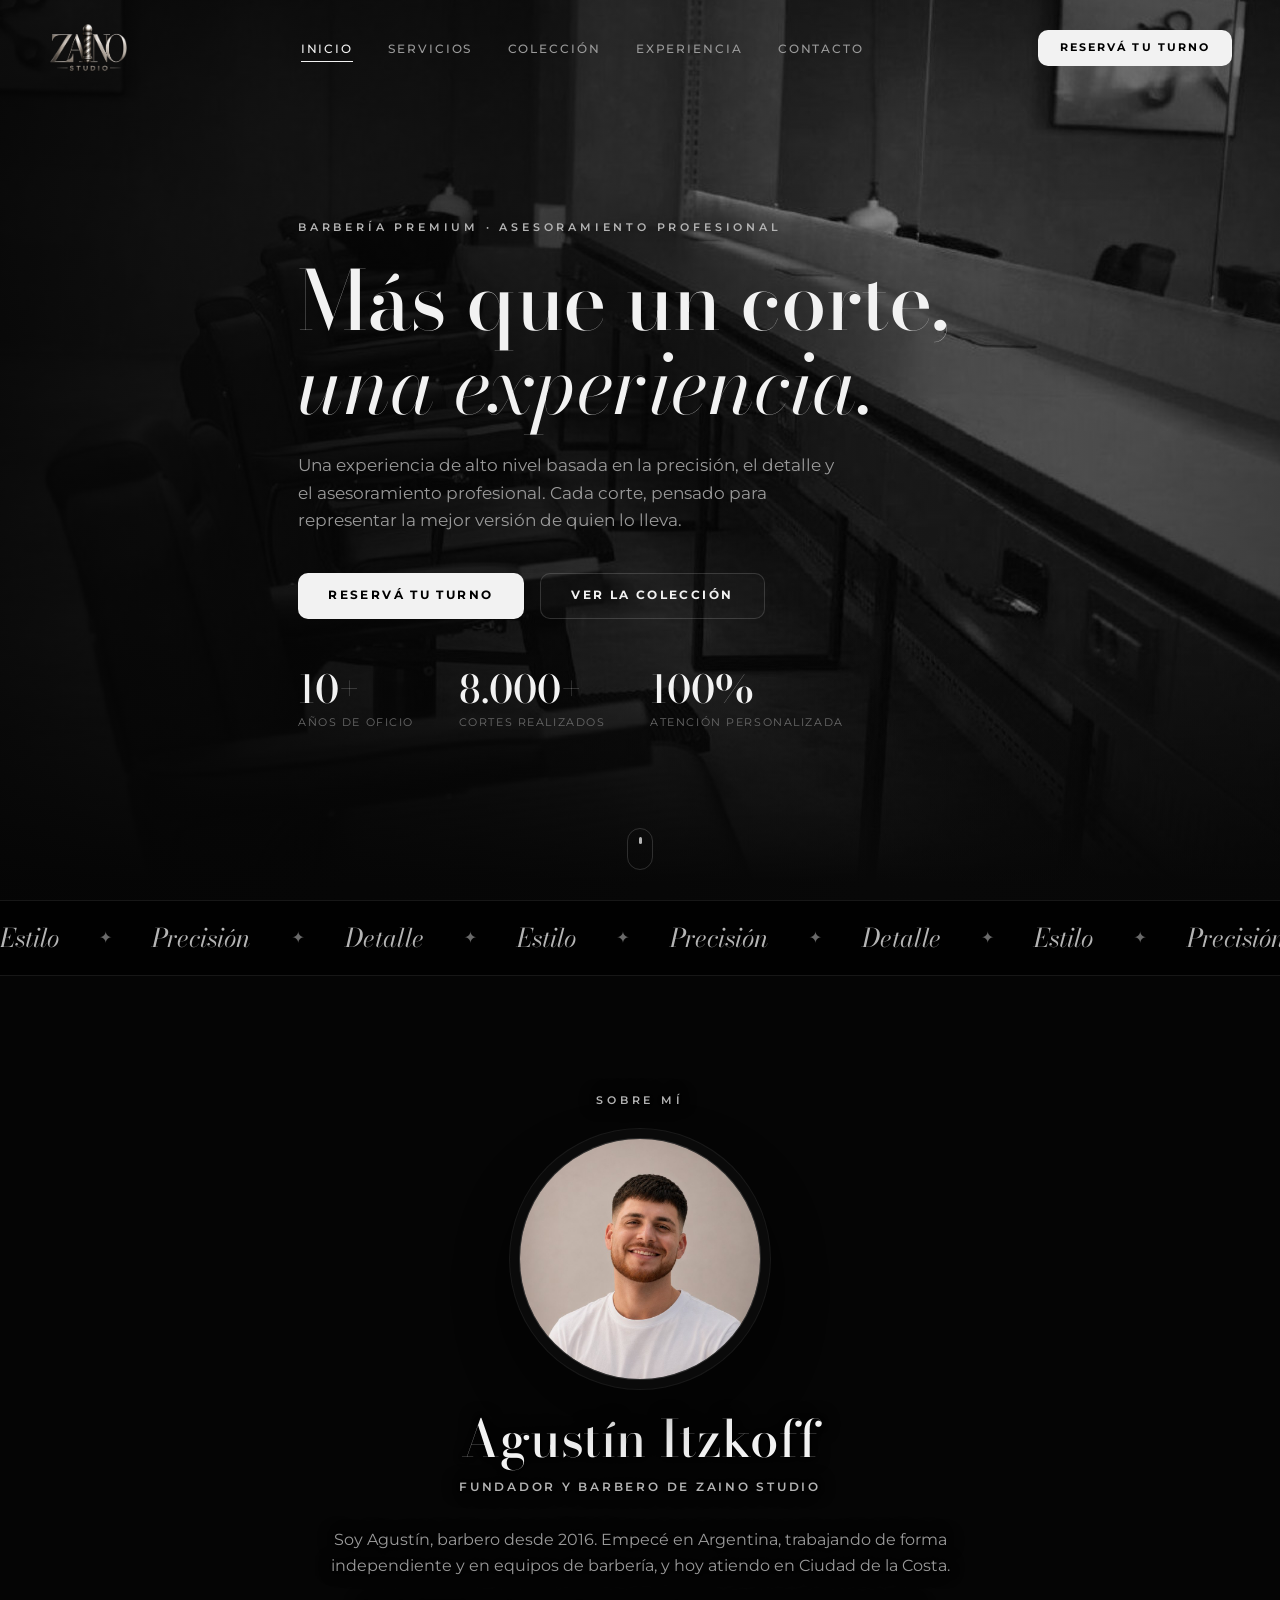
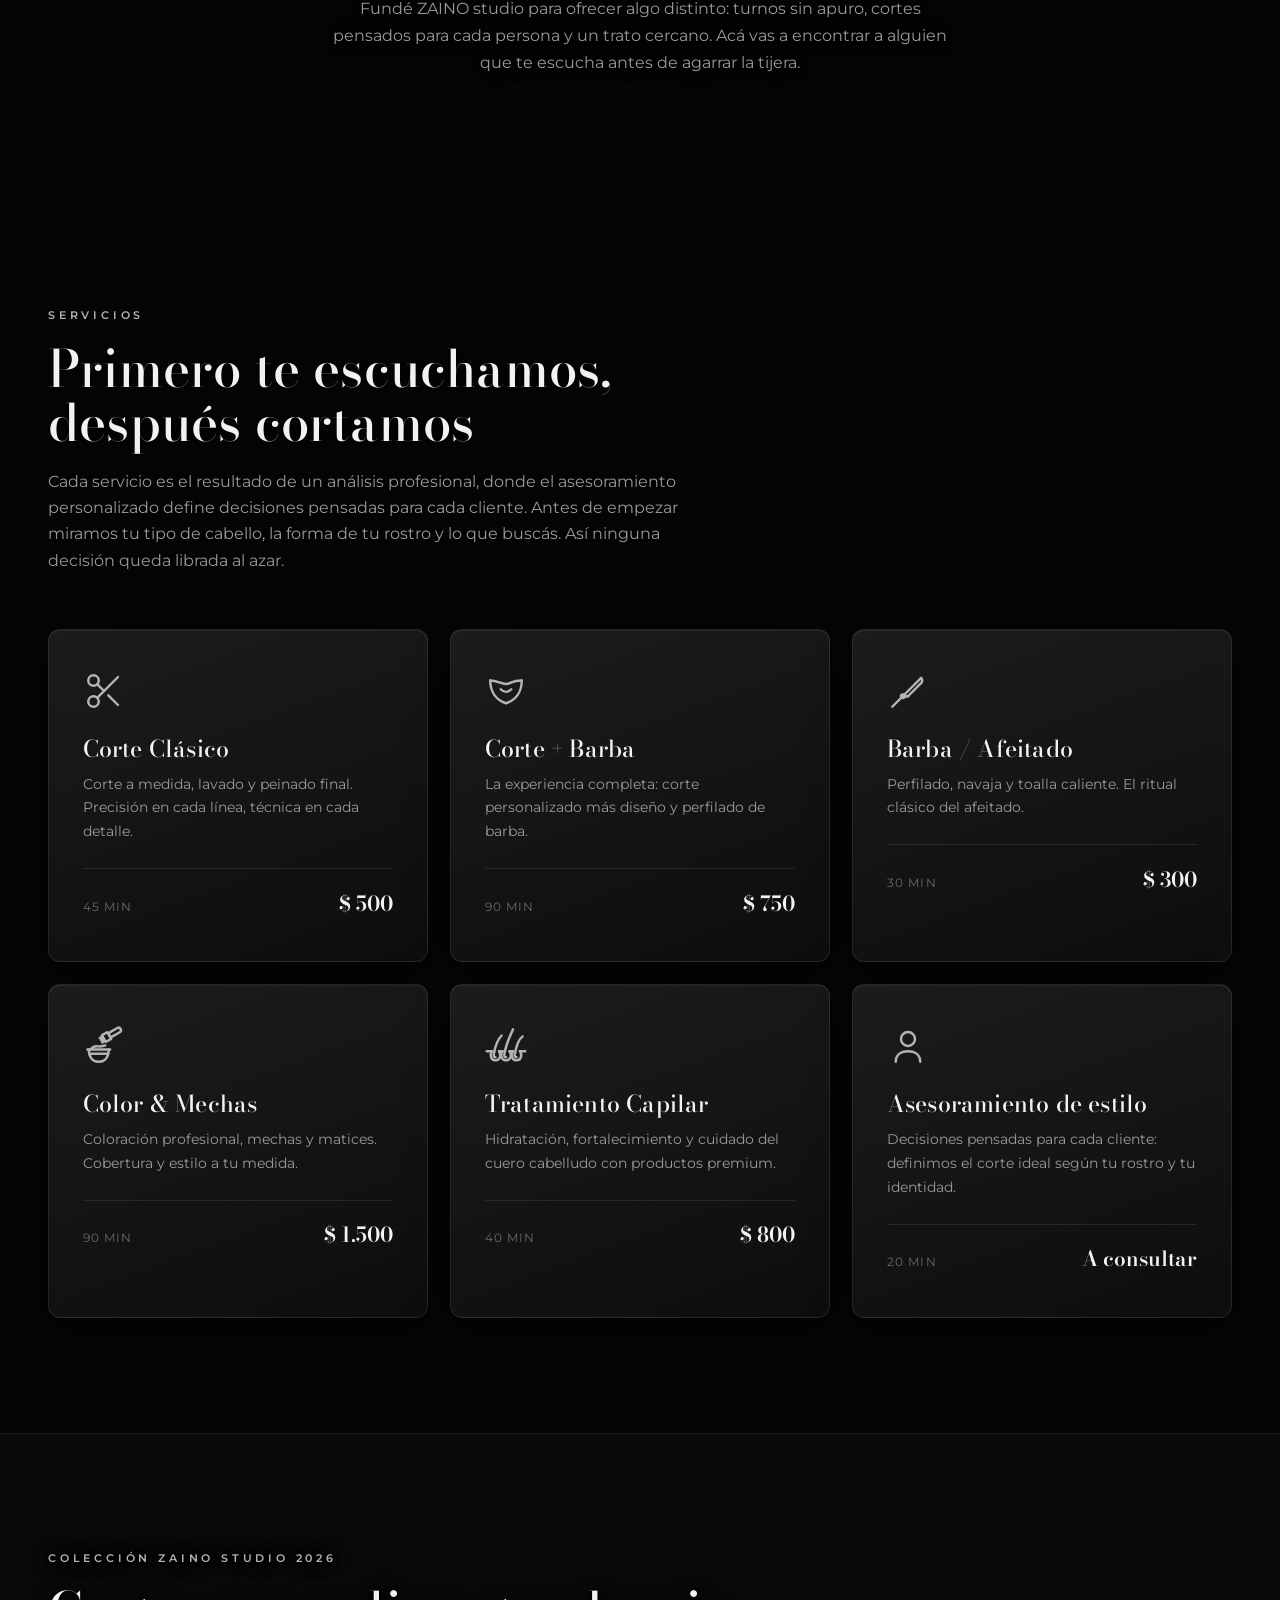
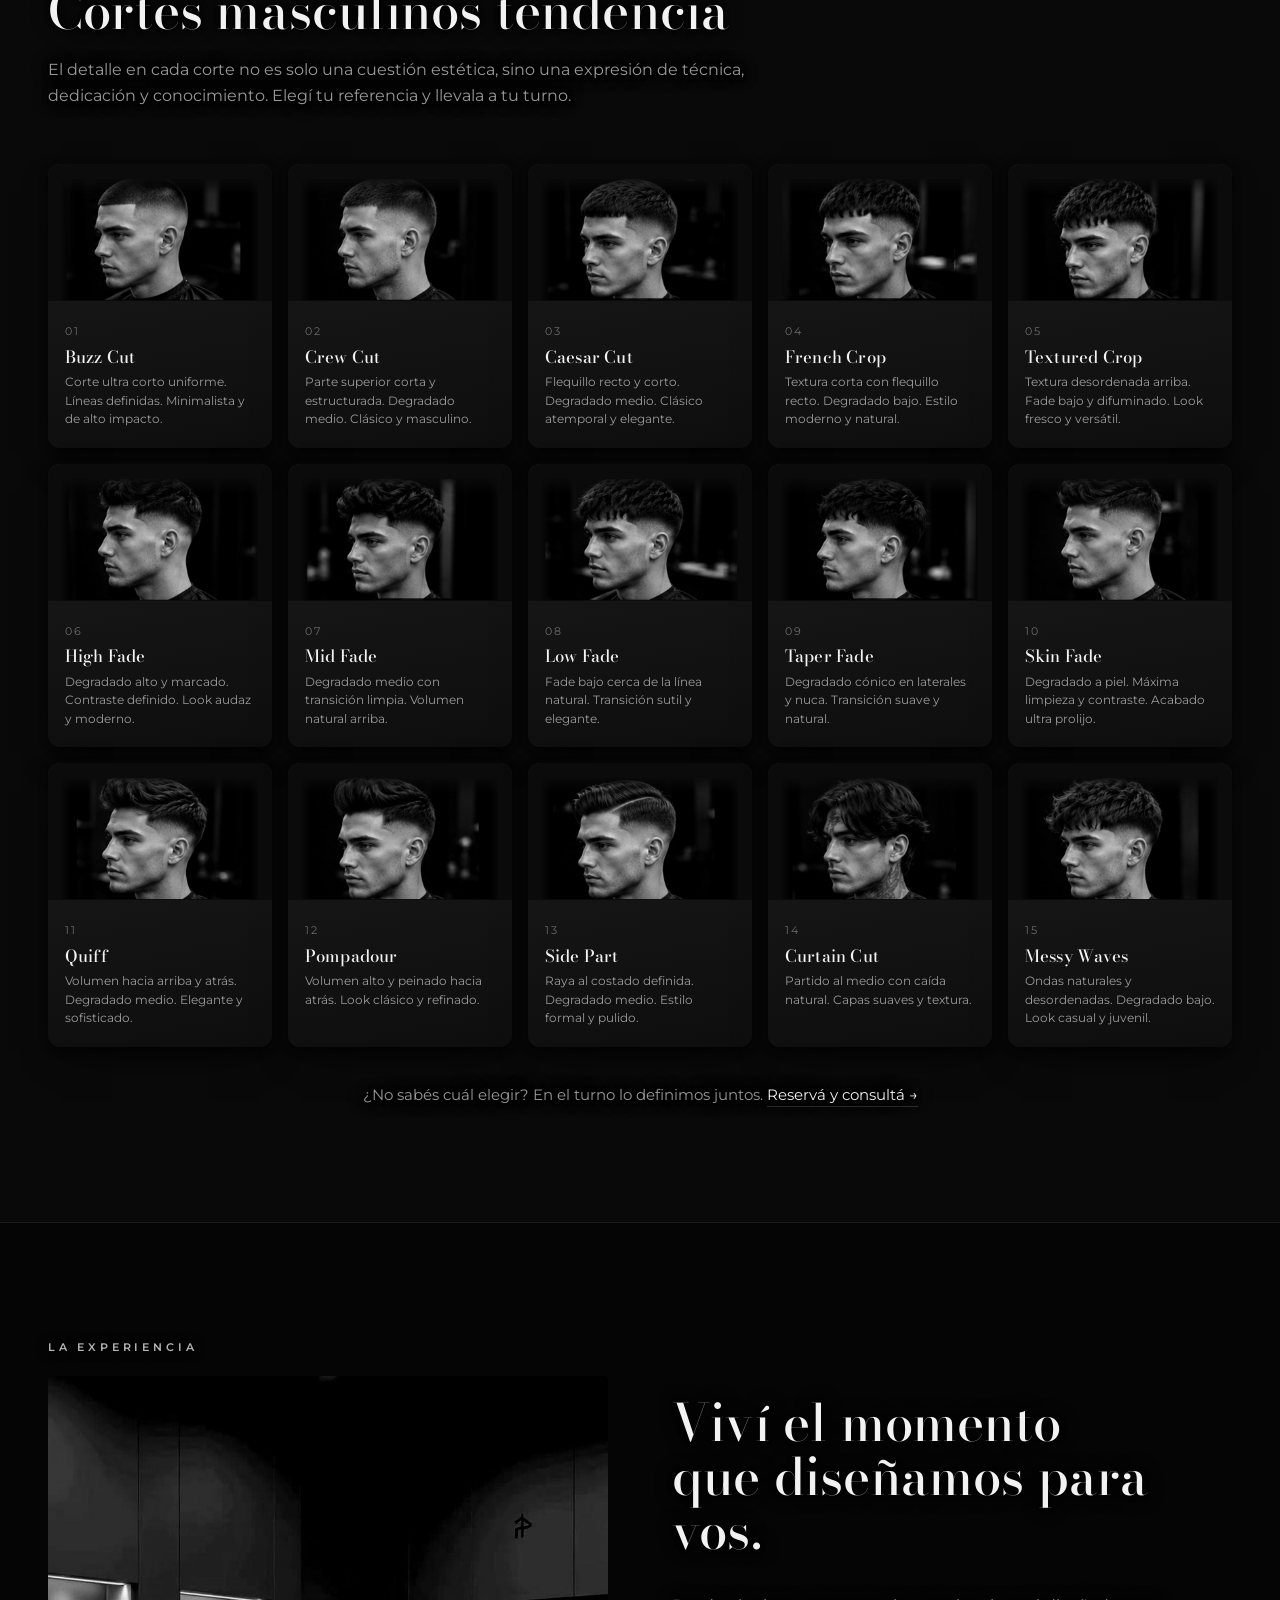
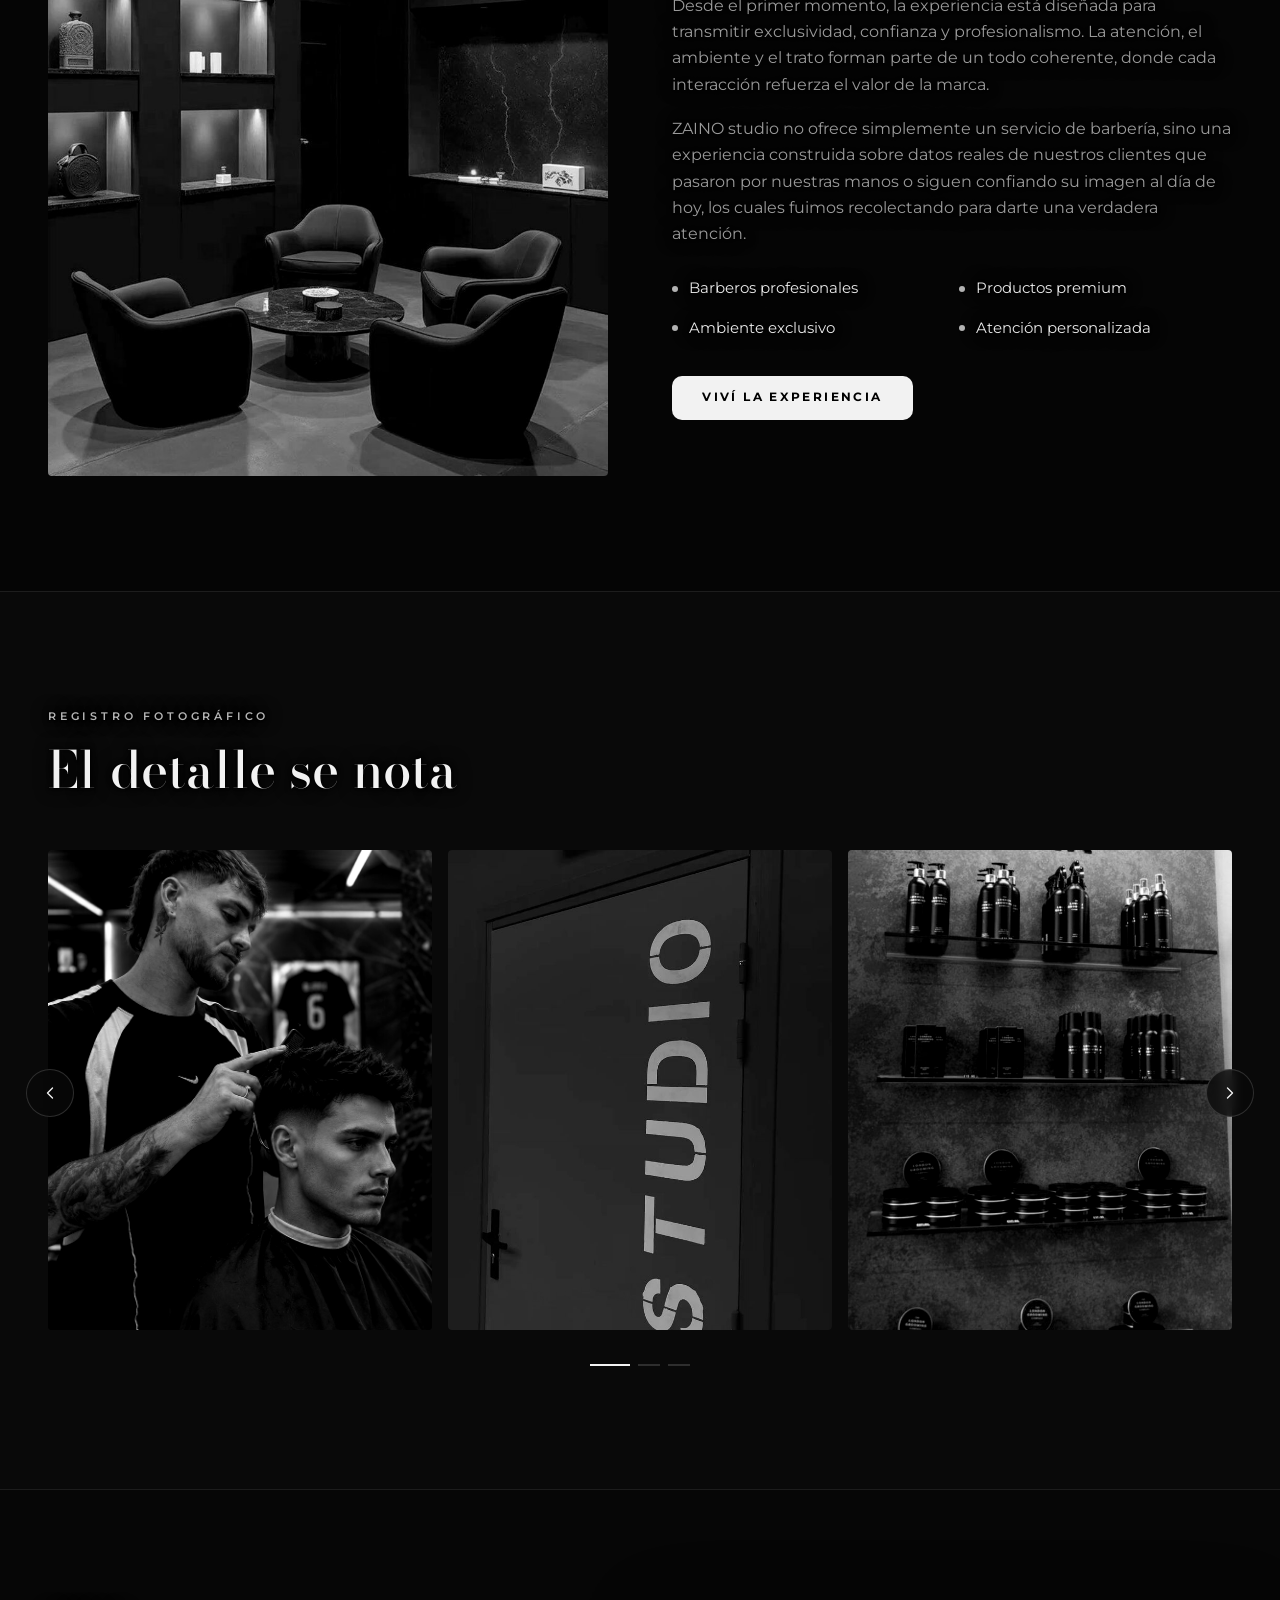
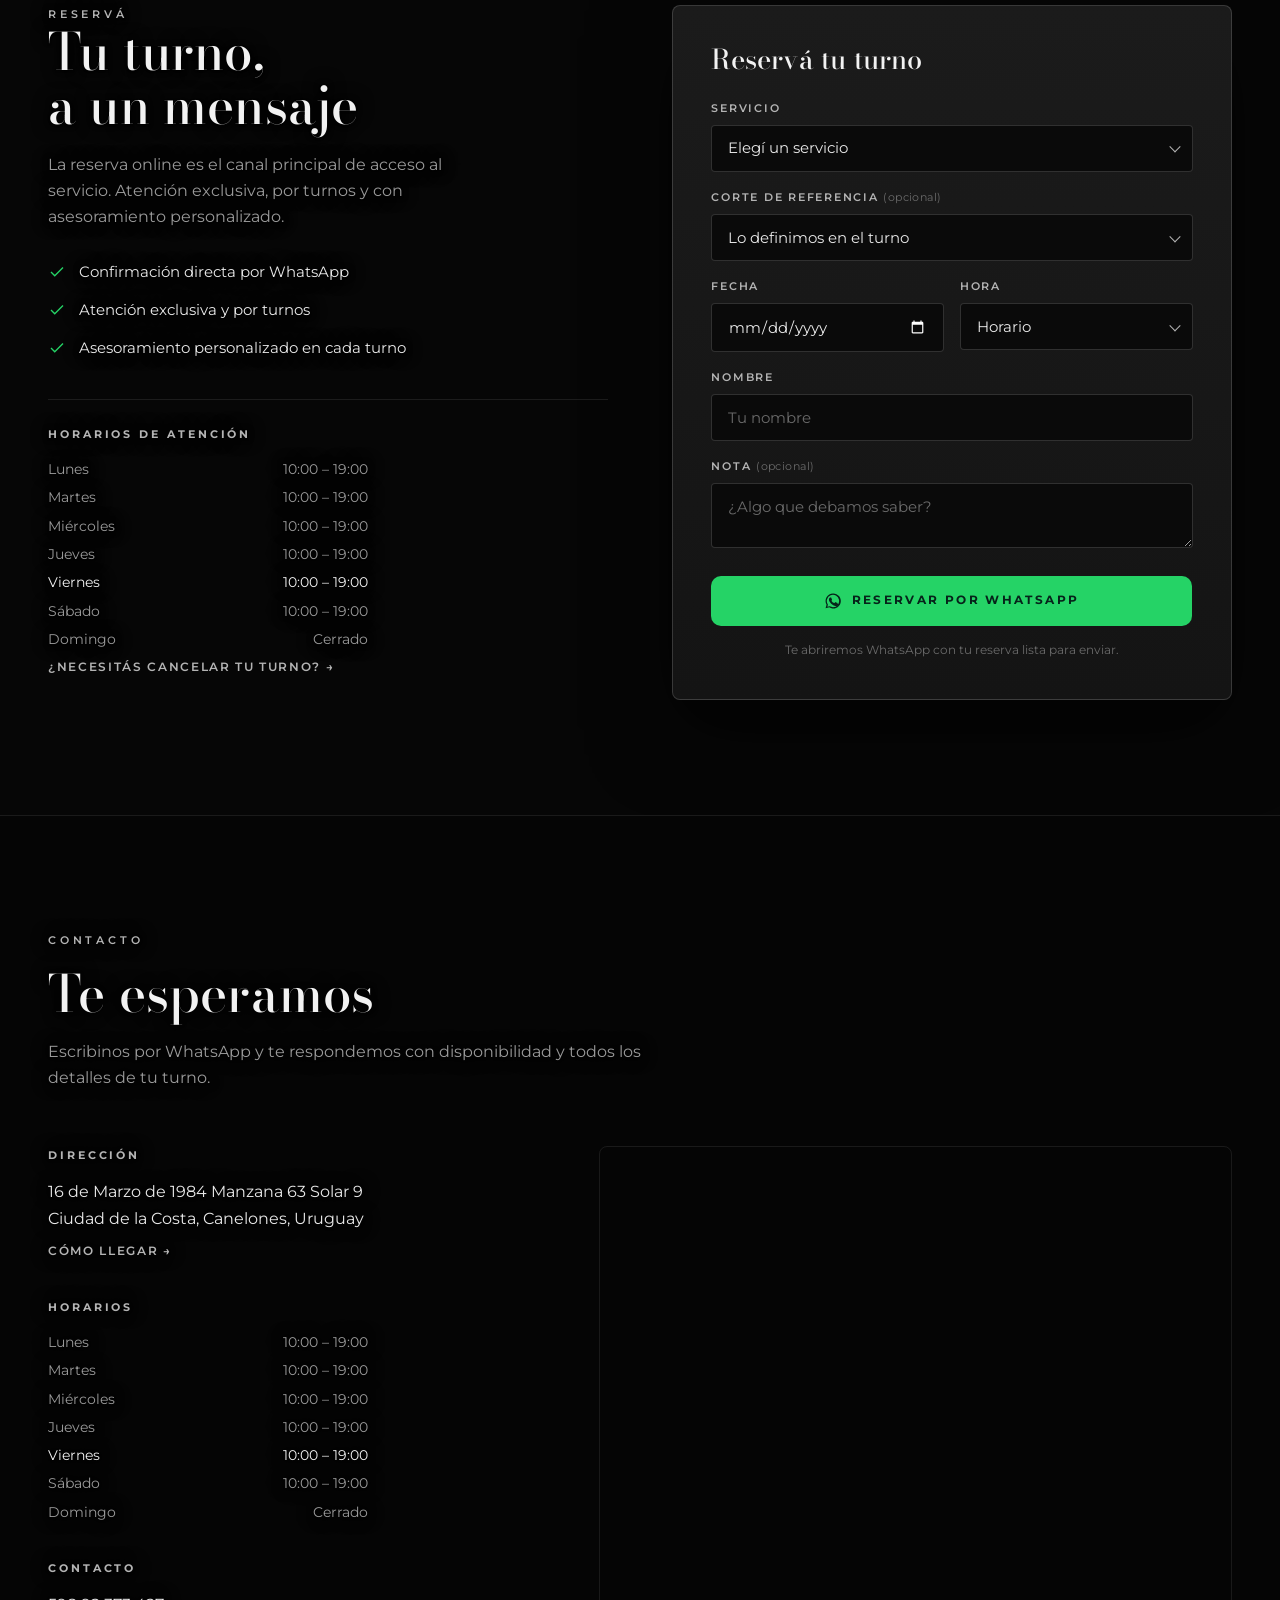
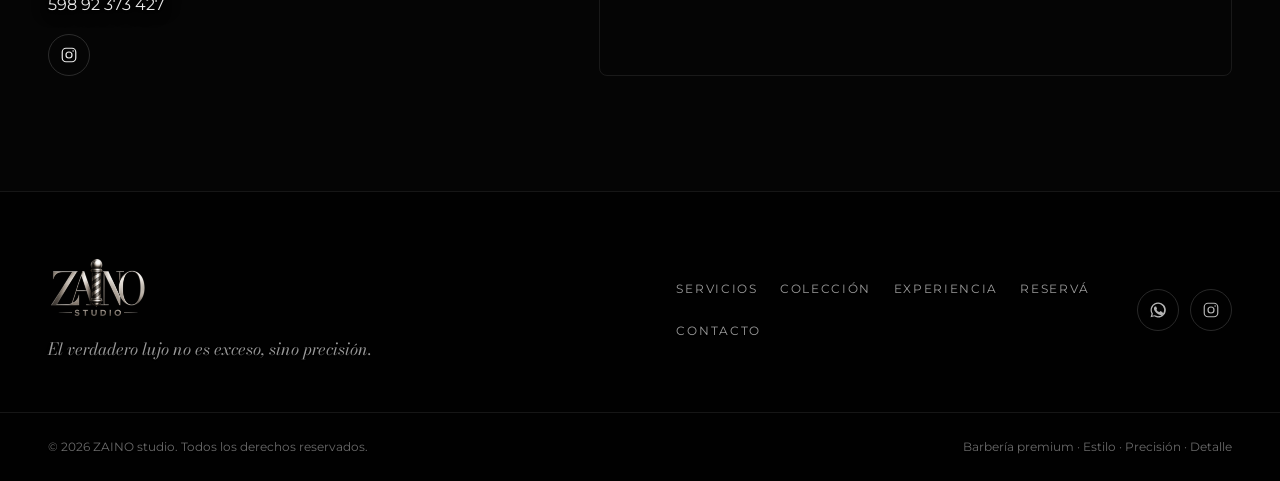
<file: index.html>
<!DOCTYPE html>
<html lang="es">
<head>
  <meta charset="UTF-8" />
  <meta name="viewport" content="width=device-width, initial-scale=1.0" />
  <title>ZAINO studio — Más que un corte, una experiencia</title>
  <meta name="description" content="ZAINO studio · Marca de servicios dentro del rubro barbería premium. Una experiencia de alto nivel basada en la precisión, el detalle y el asesoramiento profesional." />
  <meta name="theme-color" content="#000000" />

  <meta property="og:title" content="ZAINO studio — Barbería premium" />
  <meta property="og:description" content="El verdadero lujo no es exceso, sino precisión. Reservá tu turno." />
  <meta property="og:type" content="website" />
  <meta property="og:image" content="assets/img/logo.png" />

  <link rel="icon" type="image/png" href="assets/img/favicon.png" />
  <link rel="apple-touch-icon" href="assets/img/logo.png" />

  <!-- Tipografía: Bodoni Moda (alternativa web a Didót) + Montserrat -->
  <link rel="preconnect" href="https://fonts.googleapis.com" />
  <link rel="preconnect" href="https://fonts.gstatic.com" crossorigin />
  <link href="https://fonts.googleapis.com/css2?family=Bodoni+Moda:ital,opsz,wght@0,6..96,400;0,6..96,500;0,6..96,600;0,6..96,700;1,6..96,400;1,6..96,500&family=Montserrat:ital,wght@0,300;0,400;0,500;0,600;0,700;1,400&display=swap" rel="stylesheet" />

  <link rel="stylesheet" href="assets/css/styles.css" />
</head>
<body>

  <!-- ====================== PRELOADER ====================== -->
  <div class="preloader" id="preloader" aria-hidden="true">
    <img src="assets/img/logo.png" alt="ZAINO studio" class="preloader__logo" />
    <div class="preloader__bar"><span></span></div>
  </div>

  <!-- ====================== HEADER ====================== -->
  <header class="header" id="header">
    <div class="container header__inner">
      <a href="#inicio" class="header__brand" aria-label="ZAINO studio — inicio">
        <img src="assets/img/logo.png" alt="ZAINO studio" class="header__logo" />
      </a>

      <nav class="nav" aria-label="Navegación principal">
        <ul class="nav__list">
          <li><a href="#inicio" class="nav__link">Inicio</a></li>
          <li><a href="#servicios" class="nav__link">Servicios</a></li>
          <li><a href="#coleccion" class="nav__link">Colección</a></li>
          <li><a href="#experiencia" class="nav__link">Experiencia</a></li>
          <li><a href="#contacto" class="nav__link">Contacto</a></li>
        </ul>
      </nav>

      <div class="header__actions">
        <a href="#reserva" class="btn btn--solid btn--sm header__cta">Reservá tu turno</a>
        <button class="burger" id="burger" aria-label="Abrir menú" aria-expanded="false" aria-controls="mobileMenu">
          <span></span><span></span><span></span>
        </button>
      </div>
    </div>
  </header>

  <!-- ====================== MOBILE MENU ====================== -->
  <div class="mobile-menu" id="mobileMenu" aria-hidden="true">
    <ul class="mobile-menu__list">
      <li><a href="#inicio" class="mobile-menu__link">Inicio</a></li>
      <li><a href="#servicios" class="mobile-menu__link">Servicios</a></li>
      <li><a href="#coleccion" class="mobile-menu__link">Colección</a></li>
      <li><a href="#experiencia" class="mobile-menu__link">Experiencia</a></li>
      <li><a href="#contacto" class="mobile-menu__link">Contacto</a></li>
    </ul>
    <a href="#reserva" class="btn btn--solid mobile-menu__cta">Reservá tu turno</a>
    <div class="mobile-menu__social" id="mobileSocial"></div>
  </div>

  <main>
    <!-- ====================== HERO ====================== -->
    <section class="hero" id="inicio">
      <div class="hero__media">
        <img src="assets/img/hero.jpg" alt="" class="hero__img" />
        <div class="hero__overlay"></div>
      </div>

      <div class="container hero__content">
        <p class="hero__eyebrow reveal" data-txt="heroEtiqueta">Barbería premium · Asesoramiento profesional</p>
        <h1 class="hero__title reveal" data-txt="heroTitulo">Más que un corte,<br /><span class="italic">una experiencia.</span></h1>
        <p class="hero__lead reveal" data-txt="heroTexto">Una experiencia de alto nivel basada en la precisión, el detalle y el asesoramiento profesional. Cada corte, pensado para representar la mejor versión de quien lo lleva.</p>
        <div class="hero__actions reveal">
          <a href="#reserva" class="btn btn--solid">Reservá tu turno</a>
          <a href="#coleccion" class="btn btn--ghost">Ver la colección</a>
        </div>

        <div class="hero__stats reveal" id="heroStats"></div>
      </div>

      <a href="#servicios" class="hero__scroll" aria-label="Bajar"><span></span></a>
    </section>

    <!-- ====================== MARQUEE ====================== -->
    <div class="marquee" aria-hidden="true">
      <div class="marquee__track">
        <span>Estilo</span><i>✦</i><span>Precisión</span><i>✦</i><span>Detalle</span><i>✦</i>
        <span>Estilo</span><i>✦</i><span>Precisión</span><i>✦</i><span>Detalle</span><i>✦</i>
        <span>Estilo</span><i>✦</i><span>Precisión</span><i>✦</i><span>Detalle</span><i>✦</i>
        <span>Estilo</span><i>✦</i><span>Precisión</span><i>✦</i><span>Detalle</span><i>✦</i>
      </div>
    </div>

    <!-- ====================== SOBRE MÍ ====================== -->
    <section class="section about" id="sobre-mi">
      <div class="container about__inner">
        <p class="section__eyebrow reveal" data-txt="sobreMiEtiqueta">Sobre mí</p>
        <div class="about__photo reveal">
          <span class="about__initials" aria-hidden="true">AI</span>
          <img id="aboutPhoto" src="[data-uri]" alt="Agustín Itzkoff, fundador de ZAINO studio" loading="lazy" onerror="this.remove()" />
        </div>
        <h2 class="section__title reveal" data-txt="sobreMiNombre">Agustín Itzkoff</h2>
        <p class="about__role reveal" data-txt="sobreMiRol">Fundador y barbero de ZAINO studio</p>
        <div class="about__text">
          <p class="reveal" data-txt="sobreMiTexto1">Soy Agustín, barbero desde 2016. Empecé en Argentina, trabajando de forma independiente y en equipos de barbería, y hoy atiendo en Ciudad de la Costa.</p>
          <p class="reveal" data-txt="sobreMiTexto2">Fundé ZAINO studio para ofrecer algo distinto: turnos sin apuro, cortes pensados para cada persona y un trato cercano. Acá vas a encontrar a alguien que te escucha antes de agarrar la tijera.</p>
        </div>
      </div>
    </section>

    <!-- ====================== SERVICIOS ====================== -->
    <section class="section services" id="servicios">
      <div class="container">
        <header class="section__head reveal">
          <p class="section__eyebrow" data-txt="serviciosEtiqueta">Servicios</p>
          <h2 class="section__title" data-txt="serviciosTitulo">Primero te escuchamos, después cortamos</h2>
          <p class="section__sub" data-txt="serviciosTexto">Cada servicio es el resultado de un análisis profesional, donde el asesoramiento personalizado define decisiones pensadas para cada cliente. Antes de empezar miramos tu tipo de cabello, la forma de tu rostro y lo que buscás. Así ninguna decisión queda librada al azar.</p>
        </header>

        <div class="services__grid" id="servicesGrid"></div>
      </div>
    </section>

    <!-- ====================== COLECCIÓN 2026 ====================== -->
    <section class="section collection" id="coleccion">
      <div class="container">
        <header class="section__head section__head--wide reveal">
          <p class="section__eyebrow" data-txt="coleccionEtiqueta">Colección ZAINO studio 2026</p>
          <h2 class="section__title" data-txt="coleccionTitulo">Cortes masculinos tendencia</h2>
          <p class="section__sub" data-txt="coleccionTexto">El detalle en cada corte no es solo una cuestión estética, sino una expresión de técnica, dedicación y conocimiento. Elegí tu referencia y llevala a tu turno.</p>
        </header>

        <div class="collection__grid" id="collectionGrid"></div>

        <p class="collection__note reveal">
          <span data-txt="coleccionNota">¿No sabés cuál elegir? En el turno lo definimos juntos.</span>
          <a href="#reserva">Reservá y consultá →</a>
        </p>
      </div>
    </section>

    <!-- ====================== EXPERIENCIA / CÓMO FUNCIONA ====================== -->
    <section class="section experience" id="experiencia">
      <div class="container experience__grid">
        <div class="experience__media reveal">
          <p class="section__eyebrow experience__eyebrow" data-txt="experienciaEtiqueta">La experiencia</p>
          <img src="assets/img/experience.jpg" alt="La experiencia ZAINO studio" loading="lazy" />
        </div>

        <div class="experience__text">
          <h2 class="section__title reveal" data-txt="experienciaTitulo">Viví el momento<br />que diseñamos para vos.</h2>
          <p class="experience__p reveal" data-txt="experienciaTexto1">Desde el primer momento, la experiencia está diseñada para transmitir exclusividad, confianza y profesionalismo. La atención, el ambiente y el trato forman parte de un todo coherente, donde cada interacción refuerza el valor de la marca.</p>
          <p class="experience__p reveal" data-txt="experienciaTexto2">ZAINO studio no ofrece simplemente un servicio de barbería, sino una experiencia construida sobre datos reales de nuestros clientes que pasaron por nuestras manos o siguen confiando su imagen al día de hoy, los cuales fuimos recolectando para darte una verdadera atención.</p>

          <ul class="experience__list">
            <li class="reveal"><span class="dot"></span> <span data-txt="experienciaPunto1">Barberos profesionales</span></li>
            <li class="reveal"><span class="dot"></span> <span data-txt="experienciaPunto2">Productos premium</span></li>
            <li class="reveal"><span class="dot"></span> <span data-txt="experienciaPunto3">Ambiente exclusivo</span></li>
            <li class="reveal"><span class="dot"></span> <span data-txt="experienciaPunto4">Atención personalizada</span></li>
          </ul>

          <a href="#reserva" class="btn btn--solid reveal" data-txt="experienciaBoton">Viví la experiencia</a>
        </div>
      </div>
    </section>

    <!-- ====================== GALERÍA ====================== -->
    <section class="section gallery" id="galeria">
      <div class="container">
        <header class="section__head reveal">
          <p class="section__eyebrow" data-txt="galeriaEtiqueta">Registro Fotográfico</p>
          <h2 class="section__title" data-txt="galeriaTitulo">El detalle se nota</h2>
        </header>

        <div class="carousel reveal" id="galleryCarousel" aria-roledescription="carrusel" aria-label="Registro fotográfico">
          <div class="carousel__track" id="galleryTrack" tabindex="0">
            <!-- Las fotos se cargan desde config.js → galeria -->
          </div>
          <button class="carousel__btn carousel__btn--prev" id="galleryPrev" aria-label="Foto anterior">
            <svg viewBox="0 0 24 24" fill="none" stroke="currentColor" stroke-width="1.6" stroke-linecap="round" stroke-linejoin="round"><path d="M15 18l-6-6 6-6"/></svg>
          </button>
          <button class="carousel__btn carousel__btn--next" id="galleryNext" aria-label="Foto siguiente">
            <svg viewBox="0 0 24 24" fill="none" stroke="currentColor" stroke-width="1.6" stroke-linecap="round" stroke-linejoin="round"><path d="M9 18l6-6-6-6"/></svg>
          </button>
          <div class="carousel__dots" id="galleryDots"></div>
        </div>
      </div>
    </section>

    <!-- ====================== RESERVA (WhatsApp) ====================== -->
    <section class="section reserve" id="reserva">
      <div class="container reserve__grid">
        <div class="reserve__intro">
          <p class="section__eyebrow reveal" data-txt="reservaEtiqueta">Reservá</p>
          <h2 class="section__title reveal" data-txt="reservaTitulo">Tu turno,<br />a un mensaje</h2>
          <p class="reserve__lead reveal" data-txt="reservaTexto">La reserva online es el canal principal de acceso al servicio. Atención exclusiva, por turnos y con asesoramiento personalizado.</p>

          <ul class="reserve__points">
            <li class="reveal"><svg viewBox="0 0 24 24" fill="none" stroke="currentColor" stroke-width="1.8"><path d="M20 6 9 17l-5-5"/></svg> <span data-txt="reservaPunto1">Confirmación directa por WhatsApp</span></li>
            <li class="reveal"><svg viewBox="0 0 24 24" fill="none" stroke="currentColor" stroke-width="1.8"><path d="M20 6 9 17l-5-5"/></svg> <span data-txt="reservaPunto2">Atención exclusiva y por turnos</span></li>
            <li class="reveal"><svg viewBox="0 0 24 24" fill="none" stroke="currentColor" stroke-width="1.8"><path d="M20 6 9 17l-5-5"/></svg> <span data-txt="reservaPunto3">Asesoramiento personalizado en cada turno</span></li>
          </ul>

          <div class="reserve__hours reveal">
            <h4>Horarios de atención</h4>
            <ul id="hoursList"></ul>
          </div>

          <button type="button" class="link-arrow cancel-open reveal" id="cancelOpen">¿Necesitás cancelar tu turno? →</button>
        </div>

        <div class="reserve__card reveal">
          <form class="booking" id="bookingForm" novalidate>
            <h3 class="booking__title">Reservá tu turno</h3>

            <div class="field">
              <label for="bk-service">Servicio</label>
              <div class="select-wrap">
                <select id="bk-service" name="service" required>
                  <option value="" disabled selected>Elegí un servicio</option>
                </select>
              </div>
            </div>

            <div class="field">
              <label for="bk-cut">Corte de referencia <span class="optional">(opcional)</span></label>
              <div class="select-wrap">
                <select id="bk-cut" name="cut">
                  <option value="" selected>Lo definimos en el turno</option>
                </select>
              </div>
            </div>

            <div class="field-row">
              <div class="field">
                <label for="bk-date">Fecha</label>
                <input type="date" id="bk-date" name="date" required />
              </div>
              <div class="field">
                <label for="bk-time">Hora</label>
                <div class="select-wrap">
                  <select id="bk-time" name="time" required>
                    <option value="" disabled selected>Horario</option>
                  </select>
                </div>
              </div>
            </div>

            <div class="field">
              <label for="bk-name">Nombre</label>
              <input type="text" id="bk-name" name="name" placeholder="Tu nombre" required autocomplete="name" />
            </div>

            <div class="field">
              <label for="bk-note">Nota <span class="optional">(opcional)</span></label>
              <textarea id="bk-note" name="note" rows="2" placeholder="¿Algo que debamos saber?"></textarea>
            </div>

            <p class="booking__error" id="bookingError" role="alert" hidden></p>
            <div class="booking__ok" id="bookingOk" role="status" hidden></div>

            <button type="submit" class="btn btn--whatsapp booking__submit">
              <svg viewBox="0 0 24 24" fill="currentColor" aria-hidden="true"><path d="M17.5 14.4c-.3-.1-1.7-.8-2-.9-.3-.1-.5-.1-.7.1-.2.3-.7.9-.9 1.1-.2.2-.3.2-.6.1-1.5-.7-2.4-1.3-3.4-3-.3-.4.3-.4.7-1.3.1-.2 0-.4 0-.5 0-.1-.7-1.6-.9-2.2-.2-.6-.5-.5-.7-.5h-.6c-.2 0-.5.1-.8.4-.3.3-1 1-1 2.5s1.1 2.9 1.2 3.1c.2.2 2.1 3.3 5.2 4.6 2.6 1.1 3.1.9 3.7.8.6-.1 1.7-.7 2-1.4.2-.6.2-1.2.2-1.3-.1-.2-.3-.2-.6-.4z"/><path d="M12 2a10 10 0 0 0-8.6 15l-1.3 4.7L7 20.4A10 10 0 1 0 12 2zm0 18.2c-1.5 0-3-.4-4.2-1.1l-.3-.2-3 .8.8-2.9-.2-.3A8.2 8.2 0 1 1 12 20.2z"/></svg>
              Reservar por WhatsApp
            </button>

            <p class="booking__fineprint">Te abriremos WhatsApp con tu reserva lista para enviar.</p>
          </form>
        </div>
      </div>
    </section>

    <!-- ====================== CONTACTO ====================== -->
    <section class="section contact" id="contacto">
      <div class="container">
        <header class="section__head reveal">
          <p class="section__eyebrow" data-txt="contactoEtiqueta">Contacto</p>
          <h2 class="section__title" data-txt="contactoTitulo">Te esperamos</h2>
          <p class="section__sub" data-txt="contactoTexto">Escribinos por WhatsApp y te respondemos con disponibilidad y todos los detalles de tu turno.</p>
        </header>

        <div class="contact__grid">
          <div class="contact__info">
            <div class="contact__block reveal" id="addressBlock">
              <h4>Dirección</h4>
              <p id="addressText">—</p>
              <a href="#" id="mapsLink" class="link-arrow" target="_blank" rel="noopener">Cómo llegar →</a>
            </div>

            <div class="contact__block reveal">
              <h4>Horarios</h4>
              <ul id="hoursList2"></ul>
            </div>

            <div class="contact__block reveal">
              <h4>Contacto</h4>
              <p><a href="#" id="phoneLink">—</a></p>
              <div class="contact__social" id="contactSocial"></div>
            </div>
          </div>

          <div class="contact__map reveal" id="mapWrap">
            <iframe id="mapFrame" title="Ubicación de ZAINO studio" loading="lazy" referrerpolicy="no-referrer-when-downgrade"></iframe>
          </div>
        </div>
      </div>
    </section>
  </main>

  <!-- ====================== FOOTER ====================== -->
  <footer class="footer">
    <div class="container footer__inner">
      <div class="footer__brand">
        <img src="assets/img/logo.png" alt="ZAINO studio" class="footer__logo" />
        <p class="footer__tagline" data-txt="pieFrase">El verdadero lujo no es exceso, sino precisión.</p>
      </div>

      <nav class="footer__nav" aria-label="Pie de página">
        <a href="#servicios">Servicios</a>
        <a href="#coleccion">Colección</a>
        <a href="#experiencia">Experiencia</a>
        <a href="#reserva">Reservá</a>
        <a href="#contacto">Contacto</a>
      </nav>

      <div class="footer__social" id="footerSocial"></div>
    </div>
    <div class="footer__bottom">
      <div class="container">
        <span>© <span id="year"></span> ZAINO studio. Todos los derechos reservados.</span>
        <span class="footer__credit">Barbería premium · Estilo · Precisión · Detalle</span>
      </div>
    </div>
  </footer>

  <!-- ====================== CANCELAR TURNO ====================== -->
  <div class="cancel" id="cancelPanel" role="dialog" aria-modal="true" aria-labelledby="cancelTitle" hidden>
    <div class="cancel__box">
      <button type="button" class="cancel__close" id="cancelClose" aria-label="Cerrar">
        <svg viewBox="0 0 24 24" fill="none" stroke="currentColor" stroke-width="1.6" stroke-linecap="round"><path d="M6 6l12 12M18 6L6 18"/></svg>
      </button>
      <p class="section__eyebrow">Tu turno</p>
      <h3 class="cancel__title" id="cancelTitle">Cancelar turno</h3>

      <form class="cancel__form" id="cancelForm" novalidate>
        <div class="field">
          <label for="cx-code">Código de reserva</label>
          <input type="text" id="cx-code" placeholder="ZS-XXXXX" autocomplete="off" autocapitalize="characters" spellcheck="false" />
        </div>
        <button type="submit" class="btn btn--ghost cancel__find">Buscar mi turno</button>
        <p class="cancel__hint">El código está en el mensaje de WhatsApp que enviaste al reservar.</p>
      </form>

      <div class="cancel__info" id="cancelInfo" hidden></div>
      <p class="booking__error" id="cancelError" role="alert" hidden></p>
    </div>
  </div>

  <a href="#" id="floatWa" class="float-wa" aria-label="Escribinos por WhatsApp" target="_blank" rel="noopener">
    <svg viewBox="0 0 24 24" fill="currentColor" aria-hidden="true"><path d="M17.5 14.4c-.3-.1-1.7-.8-2-.9-.3-.1-.5-.1-.7.1-.2.3-.7.9-.9 1.1-.2.2-.3.2-.6.1-1.5-.7-2.4-1.3-3.4-3-.3-.4.3-.4.7-1.3.1-.2 0-.4 0-.5 0-.1-.7-1.6-.9-2.2-.2-.6-.5-.5-.7-.5h-.6c-.2 0-.5.1-.8.4-.3.3-1 1-1 2.5s1.1 2.9 1.2 3.1c.2.2 2.1 3.3 5.2 4.6 2.6 1.1 3.1.9 3.7.8.6-.1 1.7-.7 2-1.4.2-.6.2-1.2.2-1.3-.1-.2-.3-.2-.6-.4z"/><path d="M12 2a10 10 0 0 0-8.6 15l-1.3 4.7L7 20.4A10 10 0 1 0 12 2zm0 18.2c-1.5 0-3-.4-4.2-1.1l-.3-.2-3 .8.8-2.9-.2-.3A8.2 8.2 0 1 1 12 20.2z"/></svg>
  </a>

  <script src="assets/js/config.js"></script>
  <script src="assets/js/main.js"></script>
</body>
</html>
</file>
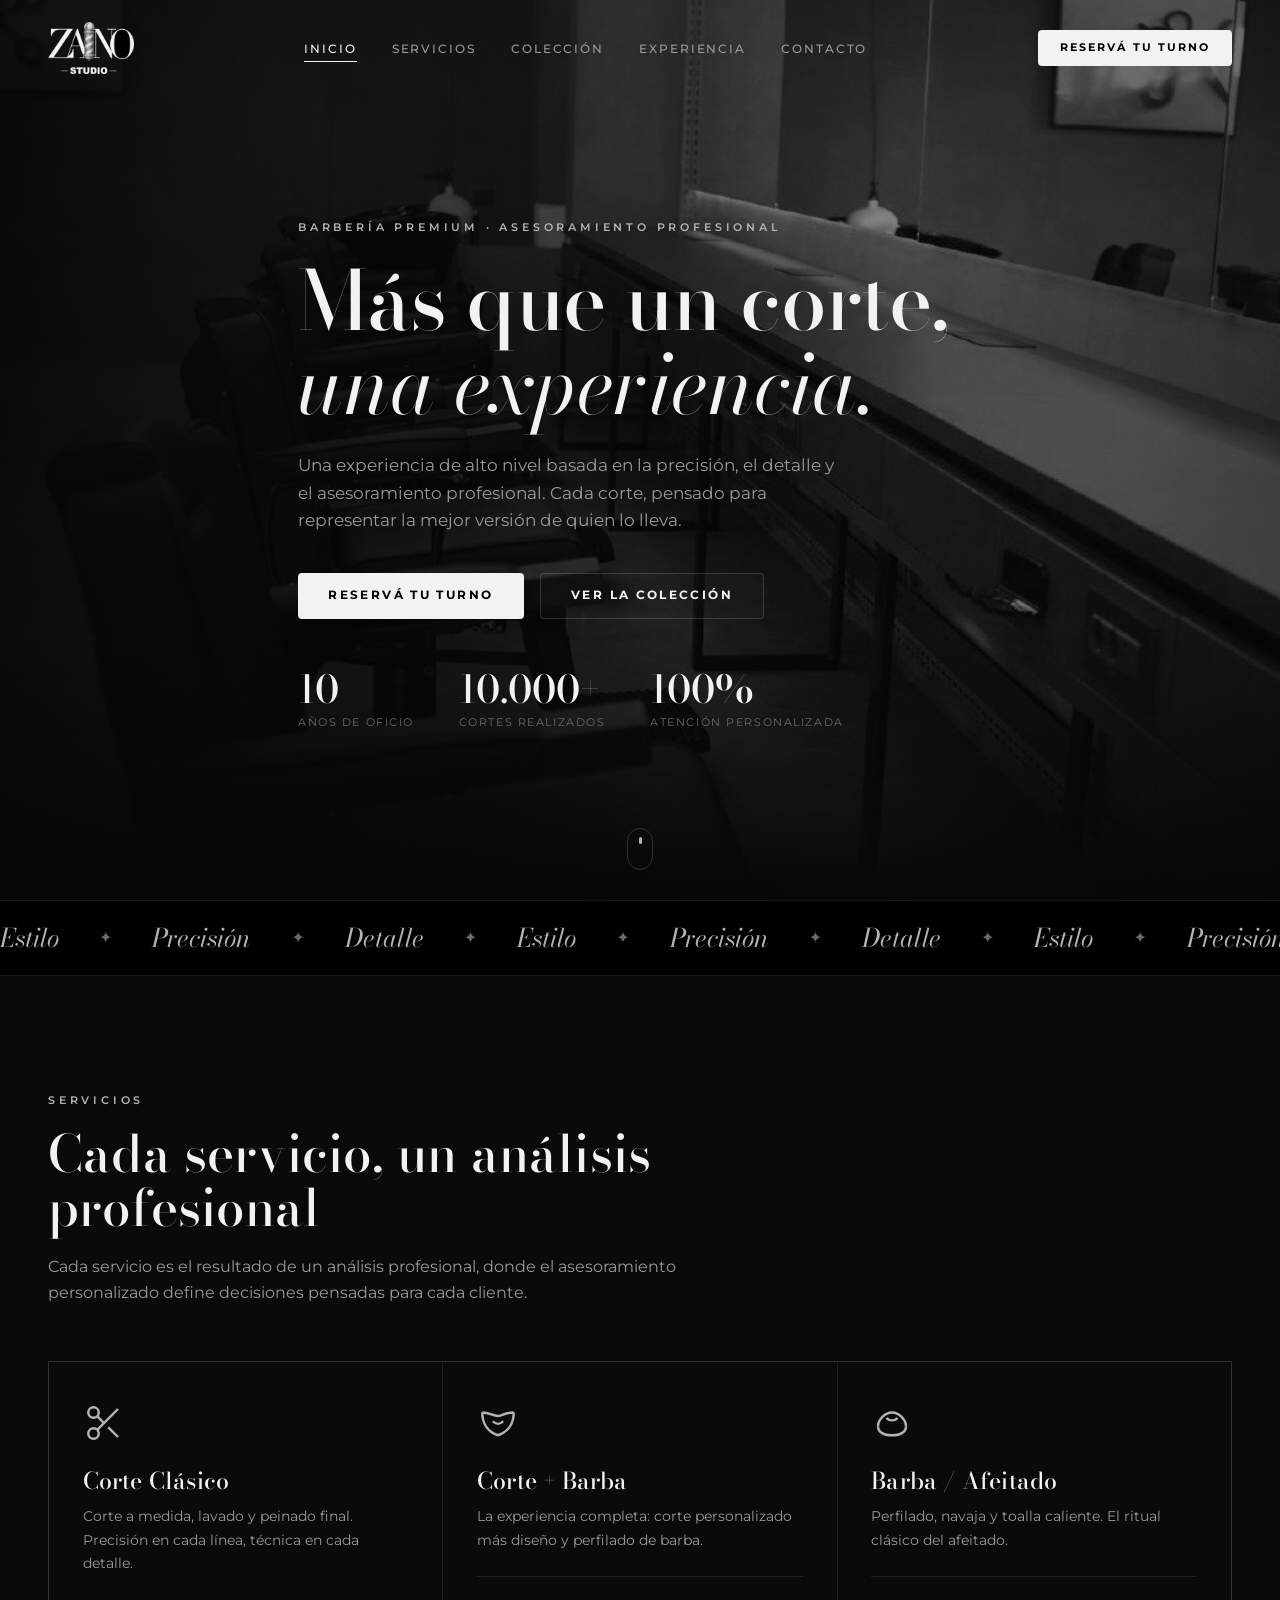
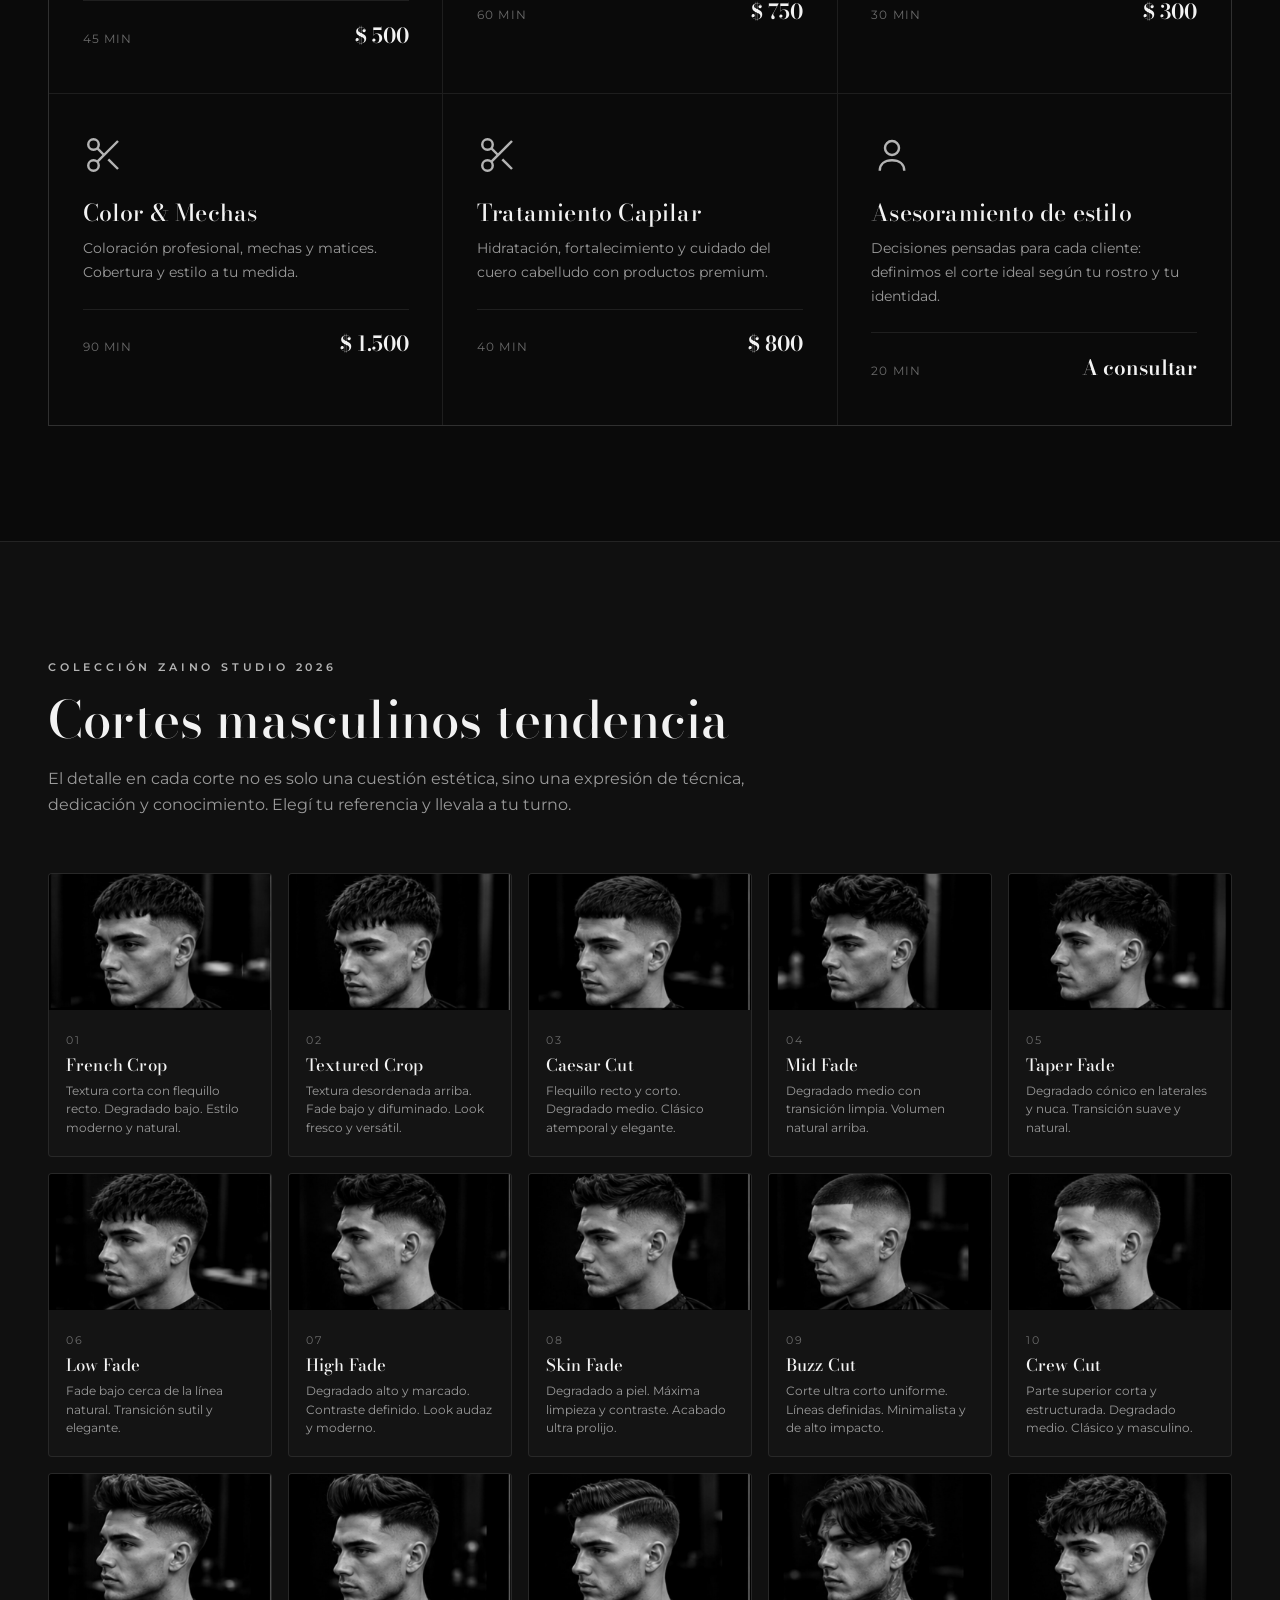
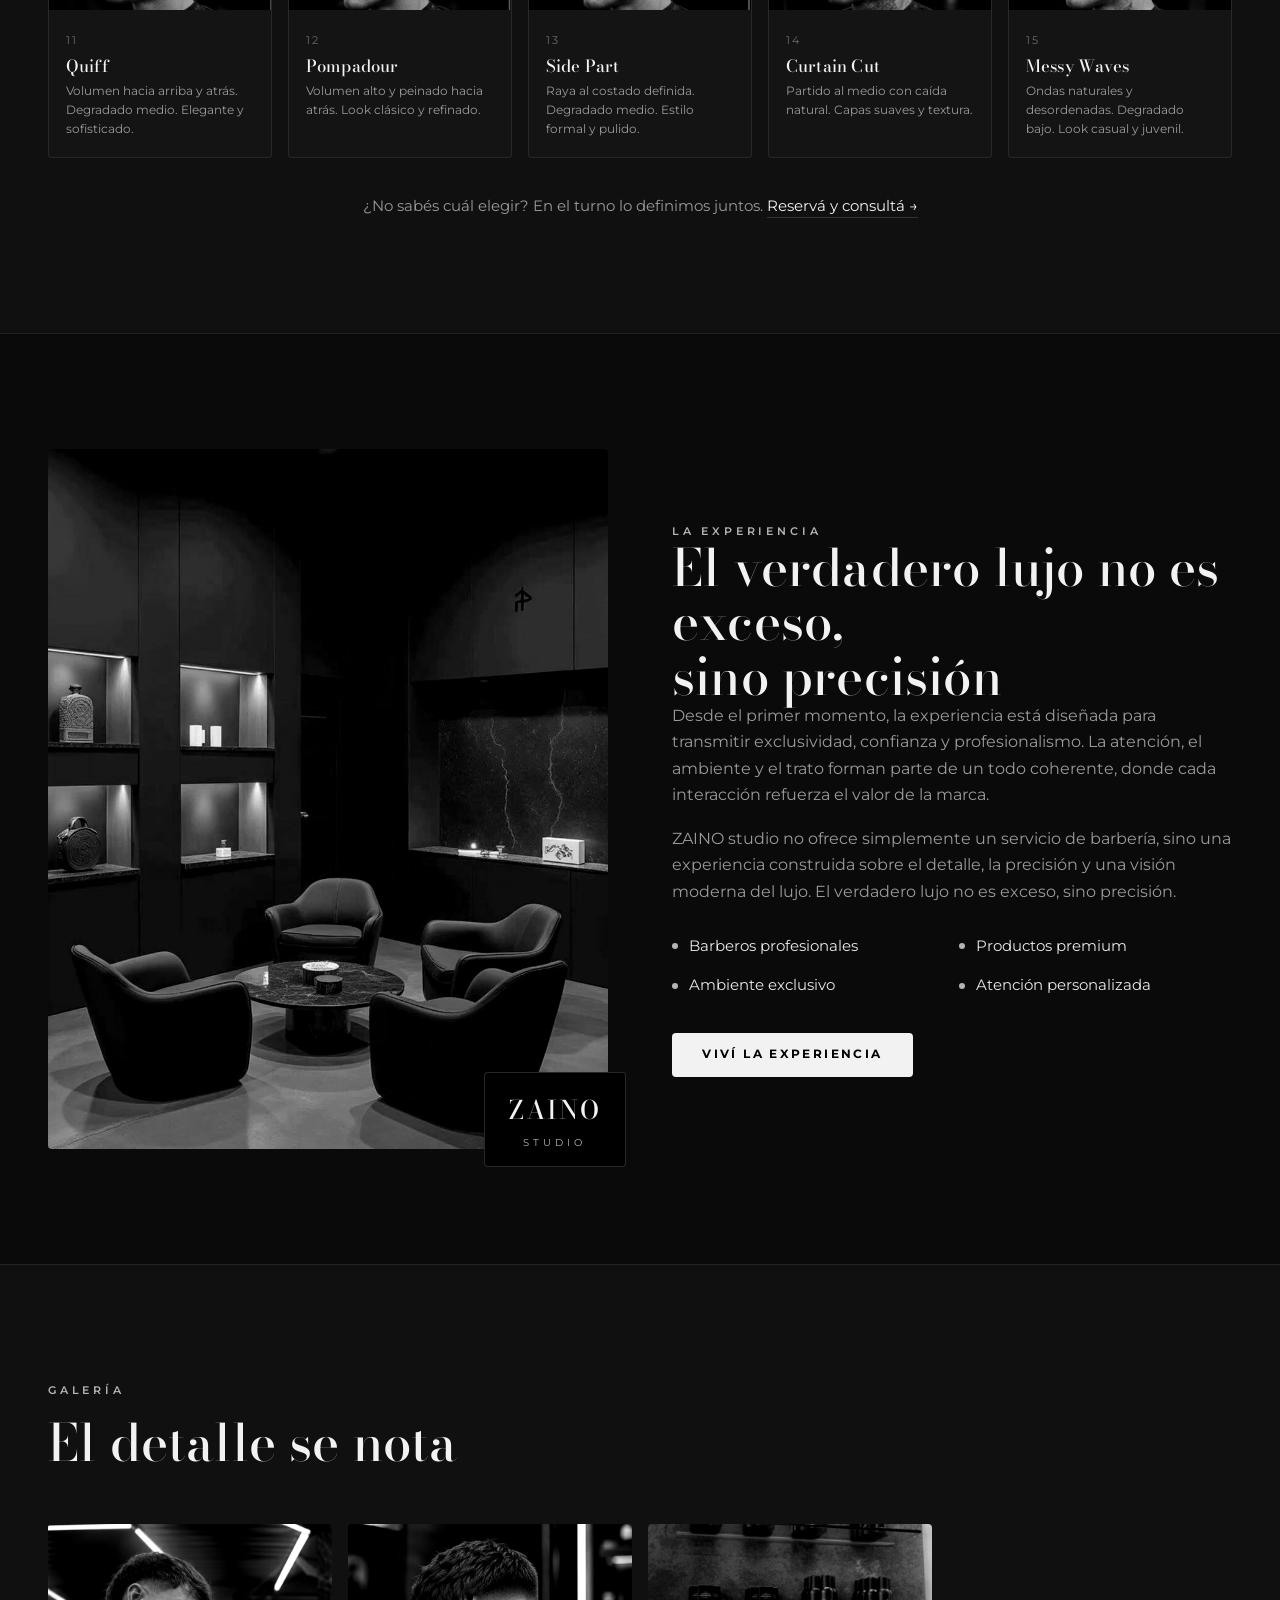
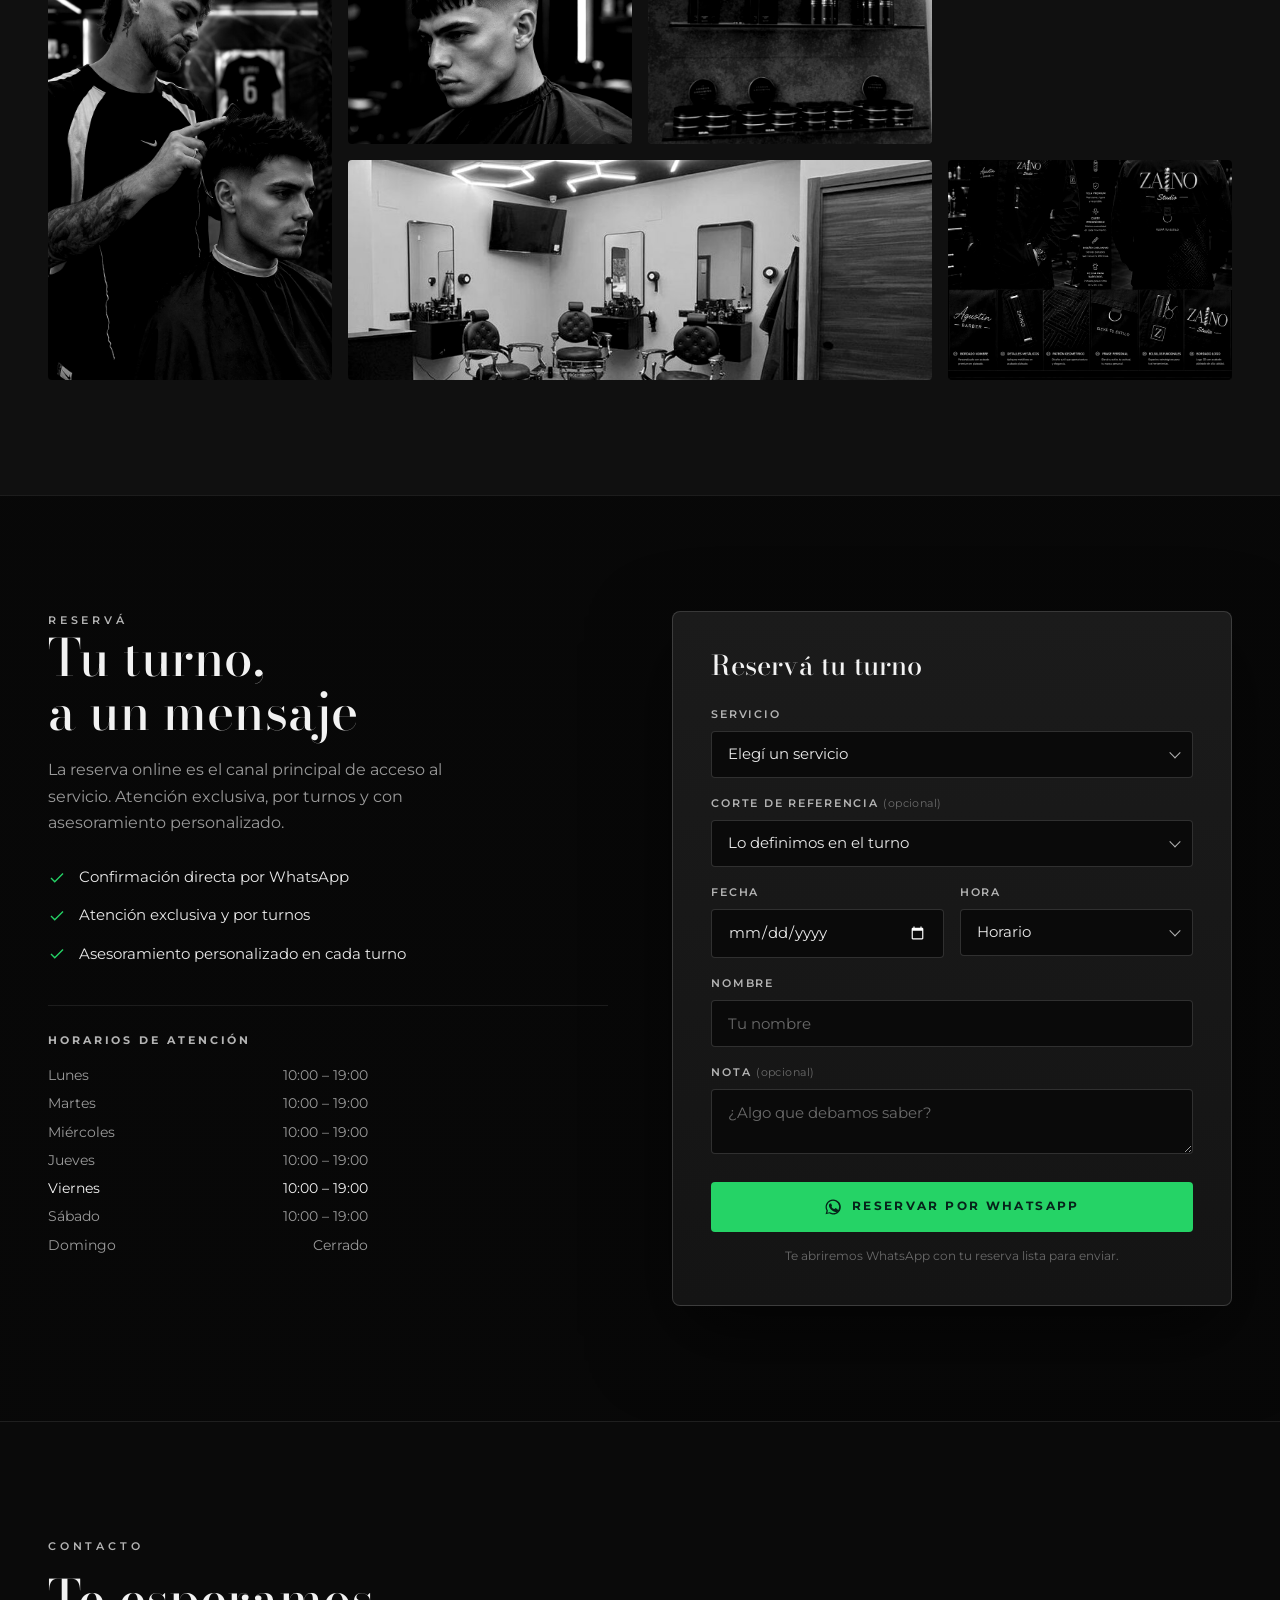
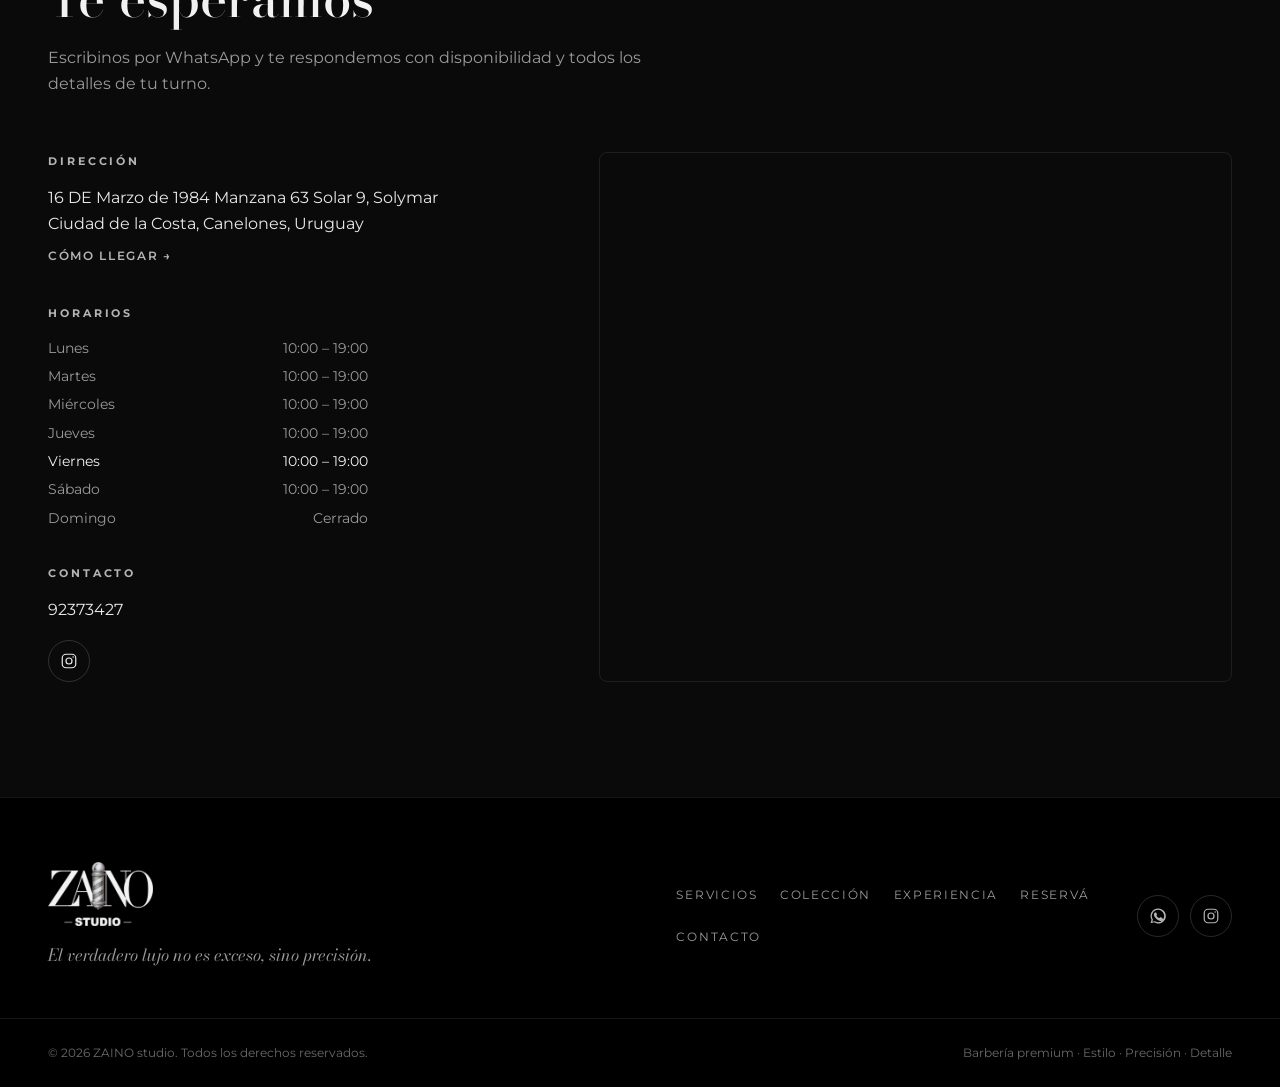
<file: Zaino Studio Web/index.html>
<!DOCTYPE html>
<html lang="es">
<head>
  <meta charset="UTF-8" />
  <meta name="viewport" content="width=device-width, initial-scale=1.0" />
  <title>ZAINO studio — Más que un corte, una experiencia</title>
  <meta name="description" content="ZAINO studio · Marca de servicios dentro del rubro barbería premium. Una experiencia de alto nivel basada en la precisión, el detalle y el asesoramiento profesional." />
  <meta name="theme-color" content="#000000" />

  <meta property="og:title" content="ZAINO studio — Barbería premium" />
  <meta property="og:description" content="El verdadero lujo no es exceso, sino precisión. Reservá tu turno." />
  <meta property="og:type" content="website" />
  <meta property="og:image" content="assets/img/logo.png" />

  <link rel="icon" type="image/png" href="assets/img/favicon.png" />
  <link rel="apple-touch-icon" href="assets/img/logo.png" />

  <!-- Tipografía: Bodoni Moda (alternativa web a Didót) + Montserrat -->
  <link rel="preconnect" href="https://fonts.googleapis.com" />
  <link rel="preconnect" href="https://fonts.gstatic.com" crossorigin />
  <link href="https://fonts.googleapis.com/css2?family=Bodoni+Moda:ital,opsz,wght@0,6..96,400;0,6..96,500;0,6..96,600;0,6..96,700;1,6..96,400;1,6..96,500&family=Montserrat:ital,wght@0,300;0,400;0,500;0,600;0,700;1,400&display=swap" rel="stylesheet" />

  <link rel="stylesheet" href="assets/css/styles.css" />
</head>
<body>

  <!-- ====================== PRELOADER ====================== -->
  <div class="preloader" id="preloader" aria-hidden="true">
    <img src="assets/img/logo.png" alt="ZAINO studio" class="preloader__logo" />
    <div class="preloader__bar"><span></span></div>
  </div>

  <!-- ====================== HEADER ====================== -->
  <header class="header" id="header">
    <div class="container header__inner">
      <a href="#inicio" class="header__brand" aria-label="ZAINO studio — inicio">
        <img src="assets/img/logo.png" alt="ZAINO studio" class="header__logo" />
      </a>

      <nav class="nav" aria-label="Navegación principal">
        <ul class="nav__list">
          <li><a href="#inicio" class="nav__link">Inicio</a></li>
          <li><a href="#servicios" class="nav__link">Servicios</a></li>
          <li><a href="#coleccion" class="nav__link">Colección</a></li>
          <li><a href="#experiencia" class="nav__link">Experiencia</a></li>
          <li><a href="#contacto" class="nav__link">Contacto</a></li>
        </ul>
      </nav>

      <div class="header__actions">
        <a href="#reserva" class="btn btn--solid btn--sm header__cta">Reservá tu turno</a>
        <button class="burger" id="burger" aria-label="Abrir menú" aria-expanded="false" aria-controls="mobileMenu">
          <span></span><span></span><span></span>
        </button>
      </div>
    </div>
  </header>

  <!-- ====================== MOBILE MENU ====================== -->
  <div class="mobile-menu" id="mobileMenu" aria-hidden="true">
    <ul class="mobile-menu__list">
      <li><a href="#inicio" class="mobile-menu__link">Inicio</a></li>
      <li><a href="#servicios" class="mobile-menu__link">Servicios</a></li>
      <li><a href="#coleccion" class="mobile-menu__link">Colección</a></li>
      <li><a href="#experiencia" class="mobile-menu__link">Experiencia</a></li>
      <li><a href="#contacto" class="mobile-menu__link">Contacto</a></li>
    </ul>
    <a href="#reserva" class="btn btn--solid mobile-menu__cta">Reservá tu turno</a>
    <div class="mobile-menu__social" id="mobileSocial"></div>
  </div>

  <main>
    <!-- ====================== HERO ====================== -->
    <section class="hero" id="inicio">
      <div class="hero__media">
        <img src="assets/img/hero.jpg" alt="" class="hero__img" />
        <div class="hero__overlay"></div>
      </div>

      <div class="container hero__content">
        <p class="hero__eyebrow reveal">Barbería premium · Asesoramiento profesional</p>
        <h1 class="hero__title reveal">
          Más que un corte,<br /><span class="italic">una experiencia.</span>
        </h1>
        <p class="hero__lead reveal">
          Una experiencia de alto nivel basada en la precisión, el detalle y el
          asesoramiento profesional. Cada corte, pensado para representar la mejor
          versión de quien lo lleva.
        </p>
        <div class="hero__actions reveal">
          <a href="#reserva" class="btn btn--solid">Reservá tu turno</a>
          <a href="#coleccion" class="btn btn--ghost">Ver la colección</a>
        </div>

        <div class="hero__stats reveal" id="heroStats"></div>
      </div>

      <a href="#servicios" class="hero__scroll" aria-label="Bajar"><span></span></a>
    </section>

    <!-- ====================== MARQUEE ====================== -->
    <div class="marquee" aria-hidden="true">
      <div class="marquee__track">
        <span>Estilo</span><i>✦</i><span>Precisión</span><i>✦</i><span>Detalle</span><i>✦</i>
        <span>Estilo</span><i>✦</i><span>Precisión</span><i>✦</i><span>Detalle</span><i>✦</i>
        <span>Estilo</span><i>✦</i><span>Precisión</span><i>✦</i><span>Detalle</span><i>✦</i>
        <span>Estilo</span><i>✦</i><span>Precisión</span><i>✦</i><span>Detalle</span><i>✦</i>
      </div>
    </div>

    <!-- ====================== SERVICIOS ====================== -->
    <section class="section services" id="servicios">
      <div class="container">
        <header class="section__head reveal">
          <p class="section__eyebrow">Servicios</p>
          <h2 class="section__title">Cada servicio, un análisis profesional</h2>
          <p class="section__sub">
            Cada servicio es el resultado de un análisis profesional, donde el
            asesoramiento personalizado define decisiones pensadas para cada cliente.
          </p>
        </header>

        <div class="services__grid" id="servicesGrid"></div>
      </div>
    </section>

    <!-- ====================== COLECCIÓN 2026 ====================== -->
    <section class="section collection" id="coleccion">
      <div class="container">
        <header class="section__head section__head--wide reveal">
          <p class="section__eyebrow">Colección ZAINO studio 2026</p>
          <h2 class="section__title">Cortes masculinos tendencia</h2>
          <p class="section__sub">
            El detalle en cada corte no es solo una cuestión estética, sino una
            expresión de técnica, dedicación y conocimiento. Elegí tu referencia
            y llevala a tu turno.
          </p>
        </header>

        <div class="collection__grid" id="collectionGrid"></div>

        <p class="collection__note reveal">
          ¿No sabés cuál elegir? En el turno lo definimos juntos.
          <a href="#reserva">Reservá y consultá →</a>
        </p>
      </div>
    </section>

    <!-- ====================== EXPERIENCIA / CÓMO FUNCIONA ====================== -->
    <section class="section experience" id="experiencia">
      <div class="container experience__grid">
        <div class="experience__media reveal">
          <img src="assets/img/experience.jpg" alt="La experiencia ZAINO studio" loading="lazy" />
          <div class="experience__badge">
            <span class="experience__badge-num">ZAINO</span>
            <span class="experience__badge-label">Studio</span>
          </div>
        </div>

        <div class="experience__text">
          <p class="section__eyebrow reveal">La experiencia</p>
          <h2 class="section__title reveal">El verdadero lujo no es exceso,<br />sino precisión</h2>
          <p class="experience__p reveal">
            Desde el primer momento, la experiencia está diseñada para transmitir
            exclusividad, confianza y profesionalismo. La atención, el ambiente y el
            trato forman parte de un todo coherente, donde cada interacción refuerza
            el valor de la marca.
          </p>
          <p class="experience__p reveal">
            ZAINO studio no ofrece simplemente un servicio de barbería, sino una
            experiencia construida sobre el detalle, la precisión y una visión
            moderna del lujo. El verdadero lujo no es exceso, sino precisión.
          </p>

          <ul class="experience__list">
            <li class="reveal"><span class="dot"></span> Barberos profesionales</li>
            <li class="reveal"><span class="dot"></span> Productos premium</li>
            <li class="reveal"><span class="dot"></span> Ambiente exclusivo</li>
            <li class="reveal"><span class="dot"></span> Atención personalizada</li>
          </ul>

          <a href="#reserva" class="btn btn--solid reveal">Viví la experiencia</a>
        </div>
      </div>
    </section>

    <!-- ====================== GALERÍA ====================== -->
    <section class="section gallery" id="galeria">
      <div class="container">
        <header class="section__head reveal">
          <p class="section__eyebrow">Galería</p>
          <h2 class="section__title">El detalle se nota</h2>
        </header>

        <div class="gallery__grid">
          <figure class="gallery__item gallery__item--tall reveal"><img src="assets/img/gallery-1.jpg" alt="Corte en proceso" loading="lazy" /></figure>
          <figure class="gallery__item reveal"><img src="assets/img/gallery-2.jpg" alt="Detalle de trabajo" loading="lazy" /></figure>
          <figure class="gallery__item reveal"><img src="assets/img/gallery-3.jpg" alt="Productos de cuidado" loading="lazy" /></figure>
          <figure class="gallery__item gallery__item--wide reveal"><img src="assets/img/gallery-4.jpg" alt="Ambiente de trabajo" loading="lazy" /></figure>
          <figure class="gallery__item reveal"><img src="assets/img/gallery-5.jpg" alt="Identidad ZAINO studio" loading="lazy" /></figure>
        </div>
      </div>
    </section>

    <!-- ====================== RESERVA (WhatsApp) ====================== -->
    <section class="section reserve" id="reserva">
      <div class="container reserve__grid">
        <div class="reserve__intro">
          <p class="section__eyebrow reveal">Reservá</p>
          <h2 class="section__title reveal">Tu turno,<br />a un mensaje</h2>
          <p class="reserve__lead reveal">
            La reserva online es el canal principal de acceso al servicio.
            Atención exclusiva, por turnos y con asesoramiento personalizado.
          </p>

          <ul class="reserve__points">
            <li class="reveal"><svg viewBox="0 0 24 24" fill="none" stroke="currentColor" stroke-width="1.8"><path d="M20 6 9 17l-5-5"/></svg> Confirmación directa por WhatsApp</li>
            <li class="reveal"><svg viewBox="0 0 24 24" fill="none" stroke="currentColor" stroke-width="1.8"><path d="M20 6 9 17l-5-5"/></svg> Atención exclusiva y por turnos</li>
            <li class="reveal"><svg viewBox="0 0 24 24" fill="none" stroke="currentColor" stroke-width="1.8"><path d="M20 6 9 17l-5-5"/></svg> Asesoramiento personalizado en cada turno</li>
          </ul>

          <div class="reserve__hours reveal">
            <h4>Horarios de atención</h4>
            <ul id="hoursList"></ul>
          </div>
        </div>

        <div class="reserve__card reveal">
          <form class="booking" id="bookingForm" novalidate>
            <h3 class="booking__title">Reservá tu turno</h3>

            <div class="field">
              <label for="bk-service">Servicio</label>
              <div class="select-wrap">
                <select id="bk-service" name="service" required>
                  <option value="" disabled selected>Elegí un servicio</option>
                </select>
              </div>
            </div>

            <div class="field">
              <label for="bk-cut">Corte de referencia <span class="optional">(opcional)</span></label>
              <div class="select-wrap">
                <select id="bk-cut" name="cut">
                  <option value="" selected>Lo definimos en el turno</option>
                </select>
              </div>
            </div>

            <div class="field-row">
              <div class="field">
                <label for="bk-date">Fecha</label>
                <input type="date" id="bk-date" name="date" required />
              </div>
              <div class="field">
                <label for="bk-time">Hora</label>
                <div class="select-wrap">
                  <select id="bk-time" name="time" required>
                    <option value="" disabled selected>Horario</option>
                  </select>
                </div>
              </div>
            </div>

            <div class="field">
              <label for="bk-name">Nombre</label>
              <input type="text" id="bk-name" name="name" placeholder="Tu nombre" required autocomplete="name" />
            </div>

            <div class="field">
              <label for="bk-note">Nota <span class="optional">(opcional)</span></label>
              <textarea id="bk-note" name="note" rows="2" placeholder="¿Algo que debamos saber?"></textarea>
            </div>

            <p class="booking__error" id="bookingError" role="alert" hidden></p>

            <button type="submit" class="btn btn--whatsapp booking__submit">
              <svg viewBox="0 0 24 24" fill="currentColor" aria-hidden="true"><path d="M17.5 14.4c-.3-.1-1.7-.8-2-.9-.3-.1-.5-.1-.7.1-.2.3-.7.9-.9 1.1-.2.2-.3.2-.6.1-1.5-.7-2.4-1.3-3.4-3-.3-.4.3-.4.7-1.3.1-.2 0-.4 0-.5 0-.1-.7-1.6-.9-2.2-.2-.6-.5-.5-.7-.5h-.6c-.2 0-.5.1-.8.4-.3.3-1 1-1 2.5s1.1 2.9 1.2 3.1c.2.2 2.1 3.3 5.2 4.6 2.6 1.1 3.1.9 3.7.8.6-.1 1.7-.7 2-1.4.2-.6.2-1.2.2-1.3-.1-.2-.3-.2-.6-.4z"/><path d="M12 2a10 10 0 0 0-8.6 15l-1.3 4.7L7 20.4A10 10 0 1 0 12 2zm0 18.2c-1.5 0-3-.4-4.2-1.1l-.3-.2-3 .8.8-2.9-.2-.3A8.2 8.2 0 1 1 12 20.2z"/></svg>
              Reservar por WhatsApp
            </button>

            <p class="booking__fineprint">Te abriremos WhatsApp con tu reserva lista para enviar.</p>
          </form>
        </div>
      </div>
    </section>

    <!-- ====================== CONTACTO ====================== -->
    <section class="section contact" id="contacto">
      <div class="container">
        <header class="section__head reveal">
          <p class="section__eyebrow">Contacto</p>
          <h2 class="section__title">Te esperamos</h2>
          <p class="section__sub">
            Escribinos por WhatsApp y te respondemos con disponibilidad y todos
            los detalles de tu turno.
          </p>
        </header>

        <div class="contact__grid">
          <div class="contact__info">
            <div class="contact__block reveal" id="addressBlock">
              <h4>Dirección</h4>
              <p id="addressText">—</p>
              <a href="#" id="mapsLink" class="link-arrow" target="_blank" rel="noopener">Cómo llegar →</a>
            </div>

            <div class="contact__block reveal">
              <h4>Horarios</h4>
              <ul id="hoursList2"></ul>
            </div>

            <div class="contact__block reveal">
              <h4>Contacto</h4>
              <p><a href="#" id="phoneLink">—</a></p>
              <div class="contact__social" id="contactSocial"></div>
            </div>
          </div>

          <div class="contact__map reveal" id="mapWrap">
            <iframe id="mapFrame" title="Ubicación de ZAINO studio" loading="lazy" referrerpolicy="no-referrer-when-downgrade"></iframe>
          </div>
        </div>
      </div>
    </section>
  </main>

  <!-- ====================== FOOTER ====================== -->
  <footer class="footer">
    <div class="container footer__inner">
      <div class="footer__brand">
        <img src="assets/img/logo.png" alt="ZAINO studio" class="footer__logo" />
        <p class="footer__tagline">El verdadero lujo no es exceso, sino precisión.</p>
      </div>

      <nav class="footer__nav" aria-label="Pie de página">
        <a href="#servicios">Servicios</a>
        <a href="#coleccion">Colección</a>
        <a href="#experiencia">Experiencia</a>
        <a href="#reserva">Reservá</a>
        <a href="#contacto">Contacto</a>
      </nav>

      <div class="footer__social" id="footerSocial"></div>
    </div>
    <div class="footer__bottom">
      <div class="container">
        <span>© <span id="year"></span> ZAINO studio. Todos los derechos reservados.</span>
        <span class="footer__credit">Barbería premium · Estilo · Precisión · Detalle</span>
      </div>
    </div>
  </footer>

  <a href="#" id="floatWa" class="float-wa" aria-label="Escribinos por WhatsApp" target="_blank" rel="noopener">
    <svg viewBox="0 0 24 24" fill="currentColor" aria-hidden="true"><path d="M17.5 14.4c-.3-.1-1.7-.8-2-.9-.3-.1-.5-.1-.7.1-.2.3-.7.9-.9 1.1-.2.2-.3.2-.6.1-1.5-.7-2.4-1.3-3.4-3-.3-.4.3-.4.7-1.3.1-.2 0-.4 0-.5 0-.1-.7-1.6-.9-2.2-.2-.6-.5-.5-.7-.5h-.6c-.2 0-.5.1-.8.4-.3.3-1 1-1 2.5s1.1 2.9 1.2 3.1c.2.2 2.1 3.3 5.2 4.6 2.6 1.1 3.1.9 3.7.8.6-.1 1.7-.7 2-1.4.2-.6.2-1.2.2-1.3-.1-.2-.3-.2-.6-.4z"/><path d="M12 2a10 10 0 0 0-8.6 15l-1.3 4.7L7 20.4A10 10 0 1 0 12 2zm0 18.2c-1.5 0-3-.4-4.2-1.1l-.3-.2-3 .8.8-2.9-.2-.3A8.2 8.2 0 1 1 12 20.2z"/></svg>
  </a>

  <script src="assets/js/config.js"></script>
  <script src="assets/js/main.js"></script>
</body>
</html>
</file>
<file: assets/css/styles.css>
/* =====================================================================
   ZAINO STUDIO — Hoja de estilos
   Paleta del manual de marca: #F2F2F2 · #B4B4B4 · #2B2B2B · #000000
   Tipografía: títulos en Bodoni Moda (Didót) · información en Montserrat
   ===================================================================== */

:root {
  --white: #f2f2f2;
  --silver: #b4b4b4;
  --charcoal: #2b2b2b;
  --black: #000000;

  --bg: #0a0a0a;
  --bg-2: #101010;
  --panel: #141414;
  --panel-2: #1b1b1b;

  --text: #e9e9e9;
  --text-dim: #9a9a9a;
  --text-faint: #6a6a6a;

  --line: rgba(180, 180, 180, 0.12);
  --line-strong: rgba(180, 180, 180, 0.22);

  --wa: #25d366;

  /* TÍTULOS — serif tipo Didót */
  --display: "Bodoni Moda", "Didot", "Times New Roman", serif;
  /* INFORMACIÓN — Montserrat */
  --sans: "Montserrat", system-ui, -apple-system, sans-serif;

  --maxw: 1240px;
  --ease: cubic-bezier(0.22, 1, 0.36, 1);
  --radius: 4px;
}

*, *::before, *::after { box-sizing: border-box; margin: 0; padding: 0; }
html { scroll-behavior: smooth; -webkit-text-size-adjust: 100%; }
@media (prefers-reduced-motion: reduce) { html { scroll-behavior: auto; } }

html { background: #050505; }
body {
  font-family: var(--sans);
  font-weight: 400;
  background: transparent;
  color: var(--text);
  line-height: 1.65;
  overflow-x: hidden;
  -webkit-font-smoothing: antialiased;
  text-rendering: optimizeLegibility;
}
img { max-width: 100%; display: block; }
a { color: inherit; text-decoration: none; }
button { font-family: inherit; cursor: pointer; border: none; background: none; color: inherit; }
ul, ol { list-style: none; }
::selection { background: var(--white); color: var(--black); }

body::before {
  content: "";
  position: fixed; inset: 0;
  background: radial-gradient(120% 80% at 50% -10%, rgba(180,180,180,0.06), transparent 60%);
  pointer-events: none; z-index: 0;
}
/* Mármol negro de fondo, fijo detrás de toda la página.
   La capa oscura de encima es la que cuida que los textos se lean bien:
   para ver más el mármol, bajá el 0.85; para oscurecerlo, subilo. */
body::after {
  content: "";
  position: fixed; inset: 0; z-index: -1; pointer-events: none;
  background:
    linear-gradient(rgba(5,5,5,0.85), rgba(5,5,5,0.85)),
    url("../img/marble.jpg") center / cover no-repeat;
}

/* Sombra oscura suave detrás de los textos que van sobre el mármol,
   para que las vetas no compitan con las letras */
.section__head, .about__inner, .experience__text, .reserve__intro, .contact__info,
.collection__note, .footer__inner, .footer__bottom {
  text-shadow: 0 0 18px rgba(0,0,0,0.95), 0 0 6px rgba(0,0,0,0.85), 0 1px 2px rgba(0,0,0,0.9);
}
/* Los botones no llevan esa sombra (en uno claro se veía como un borde negro en las letras) */
.btn, .social-ic { text-shadow: none; }

.container { width: 100%; max-width: var(--maxw); margin: 0 auto; padding: 0 28px; }

/* ------------------------- TÍTULOS (serif Didót) ------------------- */
.hero__title,
.section__title,
.booking__title,
.cut-card__name,
.service-card__name,
.experience__list li strong {
  font-family: var(--display);
  font-weight: 500;
  letter-spacing: 0.2px;
  line-height: 1.08;
}
.italic { font-style: italic; font-weight: 400; }

/* Etiquetas / eyebrows — Montserrat */
.section__eyebrow, .hero__eyebrow {
  font-family: var(--sans);
  font-size: 0.7rem;
  font-weight: 600;
  letter-spacing: 0.34em;
  text-transform: uppercase;
  color: var(--silver);
}

/* ----------------------------- Buttons ---------------------------- */
.btn {
  --pad-y: 1rem; --pad-x: 1.9rem;
  display: inline-flex; align-items: center; justify-content: center; gap: 0.6rem;
  padding: var(--pad-y) var(--pad-x);
  font-family: var(--sans);
  font-size: 0.74rem; font-weight: 700;
  letter-spacing: 0.2em; text-transform: uppercase;
  border-radius: 10px;
  transform: translate3d(var(--mx, 0px), var(--my, 0px), 0);
  transition: background 0.35s var(--ease), color 0.35s var(--ease), border-color 0.35s var(--ease), box-shadow 0.35s var(--ease), transform 0.25s var(--ease);
  white-space: nowrap; line-height: 1;
  will-change: transform;
}
.btn--sm { --pad-y: 0.8rem; --pad-x: 1.35rem; font-size: 0.66rem; }
.btn--solid { background: var(--white); color: var(--black); }
.btn--solid:hover { background: #fff; transform: translate3d(var(--mx, 0px), calc(var(--my, 0px) - 2px), 0); box-shadow: 0 12px 32px rgba(0,0,0,0.55); }
.btn--ghost { color: var(--white); border: 1px solid var(--line-strong); background: rgba(255,255,255,0.02); }
.btn--ghost:hover { border-color: var(--white); background: rgba(255,255,255,0.07); transform: translate3d(var(--mx, 0px), calc(var(--my, 0px) - 2px), 0); }
.btn--whatsapp { background: var(--wa); color: #06231a; }
.btn--whatsapp:hover { background: #2ee46f; transform: translate3d(var(--mx, 0px), calc(var(--my, 0px) - 2px), 0); box-shadow: 0 12px 30px rgba(37,211,102,0.25); }
.btn--whatsapp svg { width: 18px; height: 18px; }

/* ----------------------------- Preloader -------------------------- */
.preloader {
  position: fixed; inset: 0; z-index: 1000;
  display: grid; place-content: center; gap: 1.8rem; justify-items: center;
  background: var(--black);
  transition: opacity 0.6s ease, visibility 0.6s ease;
}
.preloader.is-done { opacity: 0; visibility: hidden; }
.preloader__logo { width: min(230px, 55vw); animation: floaty 3s ease-in-out infinite; }
.preloader__bar { width: 160px; height: 2px; background: rgba(180,180,180,0.18); overflow: hidden; border-radius: 2px; }
.preloader__bar span { display: block; height: 100%; width: 40%; background: var(--white); animation: load 1.1s var(--ease) infinite; }
@keyframes load { 0% { transform: translateX(-120%); } 100% { transform: translateX(360%); } }
@keyframes floaty { 0%,100% { transform: translateY(0); } 50% { transform: translateY(-8px); } }

/* ----------------------------- Header ----------------------------- */
.header {
  position: fixed; top: 0; left: 0; right: 0; z-index: 100;
  padding: 1.4rem 0; border-bottom: 1px solid transparent;
  transition: padding 0.4s var(--ease), background 0.4s var(--ease), border-color 0.4s var(--ease);
}
.header.is-scrolled {
  padding: 0.7rem 0;
  background: rgba(8,8,8,0.85);
  backdrop-filter: blur(14px) saturate(120%);
  -webkit-backdrop-filter: blur(14px) saturate(120%);
  border-bottom-color: var(--line);
}
.header__inner { display: flex; align-items: center; justify-content: space-between; gap: 1.5rem; }
.header__logo { height: 52px; width: auto; transition: height 0.4s var(--ease); }
.header.is-scrolled .header__logo { height: 40px; }

.nav__list { display: flex; gap: 2.2rem; }
.nav__link {
  font-size: 0.74rem; font-weight: 500; letter-spacing: 0.16em; text-transform: uppercase;
  color: var(--text-dim); position: relative; padding: 4px 0; transition: color 0.3s ease;
}
.nav__link::after { content: ""; position: absolute; left: 0; bottom: -2px; height: 1px; width: 0; background: var(--white); transition: width 0.35s var(--ease); }
.nav__link:hover, .nav__link.is-active { color: var(--white); }
.nav__link:hover::after, .nav__link.is-active::after { width: 100%; }

.header__actions { display: flex; align-items: center; gap: 1rem; }

.burger { display: none; width: 30px; height: 22px; position: relative; }
.burger span { position: absolute; left: 0; height: 1.5px; width: 100%; background: var(--white); transition: all 0.35s var(--ease); }
.burger span:nth-child(1) { top: 0; }
.burger span:nth-child(2) { top: 50%; transform: translateY(-50%); }
.burger span:nth-child(3) { bottom: 0; }
.burger.is-open span:nth-child(1) { top: 50%; transform: translateY(-50%) rotate(45deg); }
.burger.is-open span:nth-child(2) { opacity: 0; }
.burger.is-open span:nth-child(3) { bottom: 50%; transform: translateY(50%) rotate(-45deg); }

.mobile-menu {
  position: fixed; inset: 0; z-index: 99;
  background: linear-gradient(rgba(6,6,6,0.88), rgba(6,6,6,0.94)), url("../img/marble.jpg") center / cover no-repeat;
  display: flex; flex-direction: column; align-items: center; justify-content: center; gap: 2rem;
  opacity: 0; visibility: hidden; transition: opacity 0.45s var(--ease), visibility 0.45s var(--ease);
}
.mobile-menu.is-open { opacity: 1; visibility: visible; }
.mobile-menu__list { display: flex; flex-direction: column; gap: 1.3rem; text-align: center; }
.mobile-menu__link {
  font-family: var(--display); font-weight: 500;
  font-size: 2rem; color: var(--text); transition: color 0.3s ease;
}
.mobile-menu__link:hover { color: var(--white); }
.mobile-menu__social { display: flex; gap: 1rem; margin-top: 0.5rem; }

/* ----------------------------- Hero ------------------------------- */
/* isolation: el hero arma su propia capa, así el mármol del fondo no tapa su foto */
.hero { position: relative; isolation: isolate; background: #050505; min-height: 100svh; display: flex; align-items: center; padding: 130px 0 80px; overflow: hidden; }
.hero__media { position: absolute; inset: 0; z-index: -1; }
.hero__img { width: 100%; height: 100%; object-fit: cover; object-position: center 30%; }
.hero__overlay {
  position: absolute; inset: 0;
  background:
    linear-gradient(90deg, rgba(5,5,5,0.94) 0%, rgba(5,5,5,0.75) 38%, rgba(5,5,5,0.38) 70%, rgba(5,5,5,0.58) 100%),
    linear-gradient(0deg, var(--bg) 2%, transparent 30%);
}
.hero__content { position: relative; max-width: 740px; }
.hero__eyebrow { margin-bottom: 1.4rem; }
.hero__title {
  font-size: clamp(2.6rem, 6.4vw, 5.2rem);
  line-height: 1.02; letter-spacing: -0.5px;
  color: var(--white); margin-bottom: 1.6rem;
}
.hero__lead { font-size: clamp(0.98rem, 1.3vw, 1.12rem); color: var(--text-dim); max-width: 540px; margin-bottom: 2.4rem; }
.hero__actions { display: flex; flex-wrap: wrap; gap: 1rem; margin-bottom: 3.2rem; }

.hero__stats { display: flex; gap: 2.8rem; flex-wrap: wrap; }
.stat { display: flex; flex-direction: column; gap: 0.3rem; }
.stat__num { font-family: var(--display); font-weight: 500; font-size: clamp(1.9rem, 3vw, 2.7rem); color: var(--white); line-height: 1; }
.stat__label { font-size: 0.7rem; letter-spacing: 0.14em; text-transform: uppercase; color: var(--text-faint); }

.hero__scroll { position: absolute; bottom: 30px; left: 50%; transform: translateX(-50%); width: 26px; height: 42px; border: 1px solid var(--line-strong); border-radius: 20px; display: grid; place-items: start center; padding-top: 8px; }
.hero__scroll span { width: 3px; height: 7px; border-radius: 3px; background: var(--silver); animation: scrolldot 1.8s var(--ease) infinite; }
@keyframes scrolldot { 0% { opacity: 0; transform: translateY(0); } 30% { opacity: 1; } 60% { opacity: 1; transform: translateY(12px); } 100% { opacity: 0; transform: translateY(16px); } }

/* ----------------------------- Marquee ---------------------------- */
.marquee { border-top: 1px solid var(--line); border-bottom: 1px solid var(--line); background: rgba(0,0,0,0.7); overflow: hidden; padding: 1rem 0; }
.marquee__track { display: flex; align-items: center; gap: 2.5rem; width: max-content; animation: marquee 26s linear infinite; }
.marquee__track span {
  font-family: var(--display); font-style: italic; font-weight: 400;
  font-size: 1.6rem; color: var(--silver); white-space: nowrap;
}
.marquee__track i { color: var(--text-faint); font-style: normal; }
@keyframes marquee { to { transform: translateX(-50%); } }

/* ----------------------------- Sections --------------------------- */
.section { position: relative; padding: clamp(4.5rem, 9vw, 8rem) 0; }
.section__head { max-width: 640px; margin-bottom: 3.4rem; }
.section__head--wide { max-width: 780px; }
.section__head .section__eyebrow { display: block; margin-bottom: 1rem; }
.section__title { font-size: clamp(2rem, 4.3vw, 3.2rem); line-height: 1.06; color: var(--white); }
.section__sub { margin-top: 1.2rem; color: var(--text-dim); font-size: 1rem; }

/* ----------------------------- Sobre mí --------------------------- */
.about { background: rgba(8,8,8,0.35); }
.about__inner { max-width: 760px; text-align: center; display: flex; flex-direction: column; align-items: center; }
.about__photo {
  position: relative; width: clamp(180px, 26vw, 240px); aspect-ratio: 1; border-radius: 50%;
  overflow: hidden; margin-bottom: 2rem;
  background: linear-gradient(160deg, #1d1d1d, #0c0c0c);
  box-shadow: 0 0 0 1px var(--line-strong), 0 0 0 10px var(--bg), 0 0 0 11px var(--line), 0 30px 60px rgba(0,0,0,0.5);
}
.about__photo img { position: absolute; inset: 0; width: 100%; height: 100%; object-fit: cover; } /* en color */
.about__initials { position: absolute; inset: 0; display: grid; place-items: center; font-family: var(--display); font-size: 3.6rem; color: var(--silver); letter-spacing: 0.06em; }
.about .section__eyebrow { margin-bottom: 1.8rem; }
.about__role { margin-top: 0.8rem; font-size: 0.72rem; font-weight: 600; letter-spacing: 0.24em; text-transform: uppercase; color: var(--silver); }
.about__text { margin-top: 1.8rem; display: grid; gap: 1rem; }
.about__text p { color: var(--text-dim); font-size: 1.02rem; max-width: 620px; margin: 0 auto; }

/* ----------------------------- Services --------------------------- */
.services__grid { display: grid; grid-template-columns: repeat(3, 1fr); gap: 1.4rem; }
/* Tarjeta flotante: sombra profunda + borde con brillo arriba; al pasar el mouse se eleva */
.service-card {
  position: relative; padding: 2.5rem 2.1rem; border-radius: 12px;
  background: linear-gradient(160deg, rgba(30,30,30,0.92), rgba(14,14,14,0.94));
  border: 1px solid var(--line);
  box-shadow: 0 1px 0 rgba(255,255,255,0.06) inset, 0 18px 40px -12px rgba(0,0,0,0.75), 0 4px 12px rgba(0,0,0,0.4);
  transition: transform 0.45s var(--ease), box-shadow 0.45s var(--ease), border-color 0.45s var(--ease);
}
.service-card:hover {
  transform: translateY(-10px);
  border-color: var(--line-strong);
  box-shadow: 0 1px 0 rgba(255,255,255,0.1) inset, 0 34px 60px -16px rgba(0,0,0,0.85), 0 10px 24px rgba(0,0,0,0.5);
}
.service-card__icon { width: 42px; height: 42px; color: var(--silver); margin-bottom: 1.5rem; transition: color 0.3s ease, transform 0.4s var(--ease); }
.service-card__icon svg { width: 100%; height: 100%; }
.service-card:hover .service-card__icon { color: var(--white); transform: translateY(-3px); }
.service-card__name { font-size: 1.45rem; color: var(--white); margin-bottom: 0.75rem; }
.service-card__desc { color: var(--text-dim); font-size: 0.9rem; margin-bottom: 1.5rem; }
.service-card__meta { display: flex; justify-content: space-between; align-items: baseline; gap: 0.5rem; padding-top: 1.1rem; border-top: 1px solid var(--line); }
.service-card__dur { font-size: 0.72rem; letter-spacing: 0.1em; text-transform: uppercase; color: var(--text-faint); }
.service-card__price { font-family: var(--display); font-weight: 600; font-size: 1.3rem; color: var(--white); }

/* ----------------------------- Colección -------------------------- */
.collection { background: rgba(14,14,14,0.55); border-top: 1px solid var(--line); }
/* Flex en vez de grid: si la última fila queda incompleta, se centra */
.collection__grid { --cols: 5; --gap: 1rem; display: flex; flex-wrap: wrap; justify-content: center; gap: var(--gap); }
.cut-card {
  flex: 0 0 calc((100% - (var(--cols) - 1) * var(--gap)) / var(--cols));
  position: relative; overflow: hidden; border-radius: 12px;
  background: linear-gradient(170deg, rgba(28,28,28,0.95), rgba(14,14,14,0.96));
  border: none;
  box-shadow: 0 1px 0 rgba(255,255,255,0.06) inset, 0 16px 34px -12px rgba(0,0,0,0.8), 0 3px 10px rgba(0,0,0,0.45);
  transition: transform 0.45s var(--ease), box-shadow 0.45s var(--ease);
}
.cut-card:hover {
  transform: translateY(-10px);
  box-shadow: 0 1px 0 rgba(255,255,255,0.1) inset, 0 30px 54px -14px rgba(0,0,0,0.9), 0 8px 20px rgba(0,0,0,0.5);
}
/* Las fotos se alejan un poco (scale .9) y se bajan, para que el pelo no quede
   pegado al borde de arriba. Los bordes se funden con el fondo (mask) y se
   recorta el filo blanco que traen algunos archivos (clip-path).
   Para alejar más: bajá el .9 (ej. .85). Para acercar: subilo (ej. .95). */
.cut-card__media { aspect-ratio: 297 / 182; overflow: hidden; background: #0b0b0b; }
.cut-card__media img {
  width: 100%; height: 100%; object-fit: cover;
  transform: scale(0.9) translateY(5%);
  clip-path: inset(1.5% 1.8% 0 1%);
  -webkit-mask-image: linear-gradient(to bottom, transparent 0%, #000 14%), linear-gradient(to right, transparent 0, #000 6%, #000 94%, transparent 100%);
  -webkit-mask-composite: source-in;
  mask-image: linear-gradient(to bottom, transparent 0%, #000 14%), linear-gradient(to right, transparent 0, #000 6%, #000 94%, transparent 100%);
  mask-composite: intersect;
  transition: transform 0.7s var(--ease);
}
.cut-card:hover .cut-card__media img { transform: scale(0.96) translateY(4%); }
.cut-card__body { padding: 1rem 1.05rem 1.15rem; }
.cut-card__n { font-size: 0.68rem; letter-spacing: 0.18em; color: var(--text-faint); }
.cut-card__name { font-size: 1.05rem; color: var(--white); margin: 0.25rem 0 0.45rem; }
.cut-card__desc { font-size: 0.78rem; line-height: 1.5; color: var(--text-dim); }
.collection__note { margin-top: 2.2rem; text-align: center; color: var(--text-dim); font-size: 0.95rem; }
.collection__note a { color: var(--white); border-bottom: 1px solid var(--line-strong); padding-bottom: 2px; }
.collection__note a:hover { border-color: var(--white); }

/* ----------------------------- Experience ------------------------- */
.experience { background: rgba(8,8,8,0.35); border-top: 1px solid var(--line); }
.experience__grid { display: grid; grid-template-columns: 1fr 1fr; gap: clamp(2rem, 5vw, 5rem); align-items: center; }
.experience__media { position: relative; }
.experience__eyebrow { display: block; margin-bottom: 1.2rem; text-shadow: 0 0 12px rgba(0,0,0,0.95); }
.experience__text .section__title { margin-bottom: 2.2rem; } /* espacio entre el título y el texto */
.experience__media img { width: 100%; aspect-ratio: 4 / 5; object-fit: cover; border-radius: var(--radius); filter: grayscale(1); }
.experience__p { color: var(--text-dim); margin-bottom: 1.1rem; font-size: 1rem; }

.experience__list { margin: 1.8rem 0 2.2rem; display: grid; grid-template-columns: 1fr 1fr; gap: 0.9rem; }
.experience__list li { display: flex; align-items: center; gap: 0.7rem; font-size: 0.94rem; color: var(--text); }
.experience__list .dot { width: 6px; height: 6px; border-radius: 50%; background: var(--silver); flex: none; }

/* ----------------------------- Gallery ---------------------------- */
.gallery { background: rgba(14,14,14,0.55); border-top: 1px solid var(--line); }
/* Carrusel: se desliza con flechas, puntos, arrastrando o solo (cada 4 s) */
.carousel { position: relative; --per: 3; --gap: 1rem; }
.carousel__track {
  display: flex; gap: var(--gap);
  overflow-x: auto; scroll-snap-type: x mandatory; scroll-behavior: smooth;
  scrollbar-width: none; -webkit-overflow-scrolling: touch; outline: none;
}
.carousel__track::-webkit-scrollbar { display: none; }
.carousel__slide {
  flex: 0 0 calc((100% - (var(--per) - 1) * var(--gap)) / var(--per));
  scroll-snap-align: start; aspect-ratio: 4 / 5; overflow: hidden; border-radius: var(--radius); background: #000;
}
.carousel__slide img { width: 100%; height: 100%; object-fit: cover; filter: grayscale(1) contrast(1.03); transition: transform 0.8s var(--ease), filter 0.5s ease; }
.carousel__slide:hover img { transform: scale(1.05); filter: grayscale(0.85) contrast(1.06); }
.carousel__btn {
  position: absolute; top: calc(50% - 1.2rem); transform: translate(var(--mx, 0px), calc(-50% + var(--my, 0px)));
  width: 48px; height: 48px; border-radius: 50%; display: grid; place-items: center;
  background: rgba(8,8,8,0.75); border: 1px solid var(--line-strong); color: var(--white);
  backdrop-filter: blur(6px); -webkit-backdrop-filter: blur(6px);
  transition: background 0.3s var(--ease), color 0.3s var(--ease), border-color 0.3s var(--ease), transform 0.25s var(--ease);
}
.carousel__btn:hover { background: var(--white); color: var(--black); border-color: var(--white); }
.carousel__btn svg { width: 20px; height: 20px; }
.carousel__btn--prev { left: -22px; }
.carousel__btn--next { right: -22px; }
.carousel__dots { display: flex; justify-content: center; gap: 0.5rem; margin-top: 1.6rem; }
.carousel__dot { width: 22px; height: 2px; padding: 8px 0; box-sizing: content-box; background: var(--line-strong); background-clip: content-box; transition: background-color 0.3s ease, width 0.3s var(--ease); }
.carousel__dot.is-active { width: 40px; background-color: var(--white); }

/* ----------------------------- Reserve ---------------------------- */
.reserve {
  position: relative; border-top: 1px solid var(--line);
  background: rgba(8,8,8,0.5);
}
.reserve__grid { display: grid; grid-template-columns: 1fr 1fr; gap: clamp(2rem, 5vw, 4.5rem); align-items: start; }
.reserve__lead { color: var(--text-dim); font-size: 1rem; margin: 1.2rem 0 1.8rem; max-width: 460px; }
.reserve__points { display: grid; gap: 0.85rem; margin-bottom: 2.4rem; }
.reserve__points li { display: flex; align-items: center; gap: 0.8rem; color: var(--text); font-size: 0.93rem; }
.reserve__points svg { width: 18px; height: 18px; color: var(--wa); flex: none; }
.reserve__hours { border-top: 1px solid var(--line); padding-top: 1.6rem; }
.reserve__hours h4, .contact__block h4 { font-size: 0.7rem; letter-spacing: 0.26em; text-transform: uppercase; color: var(--silver); margin-bottom: 0.9rem; font-family: var(--sans); font-weight: 700; }
.reserve__hours ul, #hoursList2 { display: grid; gap: 0.35rem; }
.reserve__hours li, #hoursList2 li { display: flex; justify-content: space-between; gap: 1rem; font-size: 0.86rem; color: var(--text-dim); max-width: 320px; }
.reserve__hours li.is-today, #hoursList2 li.is-today { color: var(--white); }

.reserve__card {
  background: linear-gradient(180deg, var(--panel-2), var(--panel));
  border: 1px solid var(--line-strong); border-radius: 8px;
  padding: clamp(1.6rem, 3vw, 2.6rem);
  box-shadow: 0 30px 80px rgba(0,0,0,0.55);
}
.booking__title { font-size: 1.7rem; color: var(--white); margin-bottom: 1.6rem; }
.field { margin-bottom: 1.05rem; display: flex; flex-direction: column; gap: 0.45rem; }
.field-row { display: grid; grid-template-columns: 1fr 1fr; gap: 1rem; }
.field label { font-size: 0.68rem; letter-spacing: 0.16em; text-transform: uppercase; color: var(--silver); font-weight: 600; }
.field label .optional { color: var(--text-faint); letter-spacing: 0.04em; text-transform: none; font-weight: 400; }
.field input, .field textarea, .select-wrap select {
  width: 100%; background: var(--bg); border: 1px solid var(--line-strong); color: var(--text);
  padding: 0.85rem 1rem; border-radius: var(--radius); font-family: var(--sans); font-size: 0.93rem;
  transition: border-color 0.3s ease, background 0.3s ease;
}
.field input::placeholder, .field textarea::placeholder { color: var(--text-faint); }
.field input:focus, .field textarea:focus, .select-wrap select:focus { outline: none; border-color: var(--silver); background: #0d0d0d; }
.field textarea { resize: vertical; min-height: 56px; }
.field input[type="date"] { color-scheme: dark; }
.select-wrap { position: relative; }
.select-wrap::after { content: ""; position: absolute; right: 14px; top: 50%; width: 8px; height: 8px; border-right: 1.5px solid var(--silver); border-bottom: 1.5px solid var(--silver); transform: translateY(-65%) rotate(45deg); pointer-events: none; }
.select-wrap select { appearance: none; -webkit-appearance: none; padding-right: 2.2rem; cursor: pointer; }
.select-wrap select option { background: #161616; color: var(--text); }

.booking__error { color: #ff6b6b; font-size: 0.84rem; margin: 0.2rem 0 0.6rem; }
.booking__submit { width: 100%; margin-top: 0.7rem; }
.booking__fineprint { text-align: center; font-size: 0.74rem; color: var(--text-faint); margin-top: 0.9rem; }

/* Reserva guardada: código para cancelar */
.booking__ok {
  margin: 1rem 0 0.2rem; padding: 1rem 1.1rem; border-radius: 10px;
  border: 1px solid rgba(37,211,102,0.35); background: rgba(37,211,102,0.07);
  font-size: 0.86rem; color: var(--text); line-height: 1.55;
}
.booking__ok strong { font-family: var(--sans); letter-spacing: 0.12em; color: var(--white); }
.booking__ok a { color: var(--white); border-bottom: 1px solid var(--line-strong); }

/* ----------------------------- Cancelar turno ---------------------- */
.cancel-open { margin-top: 1.8rem; background: none; border: 0; padding: 0; cursor: pointer; text-align: left; }
.cancel {
  position: fixed; inset: 0; z-index: 200; display: grid; place-items: center; padding: 20px;
  background: rgba(0,0,0,0.72); backdrop-filter: blur(6px); -webkit-backdrop-filter: blur(6px);
}
.cancel[hidden] { display: none; }
.cancel__box {
  position: relative; width: min(440px, 100%); max-height: calc(100svh - 40px); overflow: auto;
  background: linear-gradient(180deg, var(--panel-2), var(--panel));
  border: 1px solid var(--line-strong); border-radius: 14px;
  padding: clamp(1.6rem, 4vw, 2.3rem);
  box-shadow: 0 40px 90px rgba(0,0,0,0.7);
}
.cancel__close { position: absolute; top: 12px; right: 12px; width: 40px; height: 40px; display: grid; place-items: center; border-radius: 50%; color: var(--silver); }
.cancel__close:hover { color: var(--white); background: rgba(255,255,255,0.06); }
.cancel__close svg { width: 20px; height: 20px; }
.cancel .section__eyebrow { display: block; margin-bottom: 0.7rem; }
.cancel__title { font-family: var(--display); font-weight: 500; font-size: 1.8rem; line-height: 1.1; color: var(--white); margin-bottom: 1.4rem; }
.cancel__form .field input { text-transform: uppercase; letter-spacing: 0.12em; font-size: 1rem; }
.cancel__find { width: 100%; }
.cancel__hint { margin-top: 0.8rem; font-size: 0.78rem; color: var(--text-faint); }
.cancel__info dl { display: grid; grid-template-columns: auto 1fr; gap: 0.5rem 1.2rem; margin-bottom: 1.4rem; font-size: 0.92rem; }
.cancel__info dt { color: var(--text-faint); font-size: 0.7rem; letter-spacing: 0.16em; text-transform: uppercase; align-self: center; }
.cancel__info dd { color: var(--white); }
.cancel__info p { color: var(--text-dim); font-size: 0.9rem; margin-bottom: 1.2rem; }
.cancel__actions { display: grid; gap: 0.7rem; }
.cancel__actions .btn { width: 100%; }
.btn--danger { background: #c9473f; color: #fff; }
.btn--danger:hover { background: #dd5249; box-shadow: 0 12px 30px rgba(201,71,63,0.3); transform: translate3d(var(--mx, 0px), calc(var(--my, 0px) - 2px), 0); }
.btn[disabled] { opacity: 0.55; pointer-events: none; }
.cancel__done { text-align: center; }
.cancel__done svg { width: 44px; height: 44px; color: var(--silver); margin: 0 auto 1rem; }

/* ----------------------------- Contact ---------------------------- */
.contact { background: rgba(8,8,8,0.35); border-top: 1px solid var(--line); }
.contact__grid { display: grid; grid-template-columns: 1fr 1.3fr; gap: clamp(2rem, 5vw, 4rem); align-items: stretch; }
.contact__grid--nomap { grid-template-columns: 1fr; }
.contact__info { display: grid; gap: 2.2rem; align-content: start; }
.contact__block p { color: var(--text); font-size: 1rem; }
.contact__block a { color: var(--text); transition: color 0.3s ease; }
.contact__block a:hover { color: var(--white); }
.link-arrow { display: inline-block; margin-top: 0.6rem; font-size: 0.74rem; letter-spacing: 0.14em; text-transform: uppercase; color: var(--silver) !important; font-weight: 600; }
.link-arrow:hover { color: var(--white) !important; }
.contact__social { display: flex; gap: 0.7rem; margin-top: 1rem; flex-wrap: wrap; }
.contact__map { min-height: 380px; border-radius: 8px; overflow: hidden; border: 1px solid var(--line); }
.contact__map iframe { width: 100%; height: 100%; min-height: 380px; border: 0; filter: grayscale(1) invert(0.92) contrast(0.9); }

.social-ic { width: 42px; height: 42px; display: grid; place-items: center; border-radius: 50%; border: 1px solid var(--line-strong); color: var(--silver); transition: all 0.3s var(--ease); }
.social-ic:hover { color: var(--black); background: var(--white); border-color: var(--white); transform: translateY(-3px); }
.social-ic svg { width: 18px; height: 18px; }

/* ----------------------------- Footer ----------------------------- */
.footer { background: rgba(0,0,0,0.78); border-top: 1px solid var(--line); padding-top: 4rem; }
.footer__inner { display: grid; grid-template-columns: 1.4fr 1fr auto; gap: 2.5rem; align-items: center; padding-bottom: 3rem; }
.footer__logo { height: 64px; margin-bottom: 1rem; }
.footer__tagline { font-family: var(--display); font-style: italic; font-weight: 400; font-size: 1.05rem; color: var(--text-dim); }
.footer__nav { display: flex; flex-wrap: wrap; gap: 1.4rem; }
.footer__nav a { font-size: 0.75rem; letter-spacing: 0.14em; text-transform: uppercase; color: var(--text-dim); transition: color 0.3s ease; }
.footer__nav a:hover { color: var(--white); }
.footer__social { display: flex; gap: 0.7rem; justify-content: flex-end; }
.footer__bottom { border-top: 1px solid var(--line); padding: 1.5rem 0; }
.footer__bottom .container { display: flex; justify-content: space-between; gap: 1rem; flex-wrap: wrap; }
.footer__bottom span { font-size: 0.76rem; color: var(--text-faint); }

/* ----------------------------- Float WhatsApp --------------------- */
.float-wa {
  position: fixed; right: 22px; bottom: 22px; z-index: 90;
  width: 56px; height: 56px; border-radius: 50%;
  background: var(--wa); color: #06231a;
  display: grid; place-items: center;
  box-shadow: 0 10px 30px rgba(37,211,102,0.35);
  transition: transform 0.3s var(--ease), opacity 0.3s ease, visibility 0.3s ease;
  opacity: 0; visibility: hidden;
}
.float-wa.is-visible { opacity: 1; visibility: visible; }
.float-wa:hover { transform: translateY(-4px) scale(1.05); }
.float-wa svg { width: 28px; height: 28px; }
.float-wa::after { content: ""; position: absolute; inset: 0; border-radius: 50%; border: 2px solid var(--wa); animation: pulse 2.2s ease-out infinite; }
@keyframes pulse { 0% { transform: scale(1); opacity: 0.7; } 100% { transform: scale(1.6); opacity: 0; } }

/* ----------------------------- Reveal ----------------------------- */
.reveal { opacity: 0; transform: translateY(26px); transition: opacity 0.8s var(--ease), transform 0.8s var(--ease); }
.reveal.is-visible { opacity: 1; transform: none; }
/* Tarjetas flotantes: estas reglas van después de .reveal para que la
   animación de aparición no pise el efecto de elevarse al pasar el mouse */
.service-card.reveal, .cut-card.reveal {
  transition: opacity 0.8s var(--ease), transform 0.45s var(--ease), box-shadow 0.45s var(--ease), border-color 0.45s var(--ease);
}
.service-card.reveal.is-visible:hover, .cut-card.reveal.is-visible:hover { transform: translateY(-10px); }
/* Celular (sin mouse): las tarjetas se elevan y los botones se hunden un poco al tocarlos */
@media (hover: none) {
  .service-card.reveal.is-visible:active, .cut-card.reveal.is-visible:active {
    transform: translateY(-6px);
    box-shadow: 0 1px 0 rgba(255,255,255,0.1) inset, 0 28px 50px -14px rgba(0,0,0,0.9), 0 8px 20px rgba(0,0,0,0.5);
  }
  .btn:active, .carousel__btn:active { transform: scale(0.96); }
}
@media (prefers-reduced-motion: reduce) {
  .reveal { opacity: 1; transform: none; transition: none; }
  .service-card.reveal.is-visible:hover, .cut-card.reveal.is-visible:hover { transform: none; }
  .marquee__track, .float-wa::after, .preloader__logo, .preloader__bar span, .hero__scroll span { animation: none !important; }
}

/* ----------------------------- Responsive ------------------------- */
@media (max-width: 1100px) {
  .collection__grid { --cols: 4; }
  .services__grid { grid-template-columns: repeat(2, 1fr); }
}
@media (max-width: 980px) {
  .nav, .header__cta { display: none; }
  .burger { display: block; }
  .collection__grid { --cols: 3; }
  .experience__grid { grid-template-columns: 1fr; }
  .experience__media { max-width: 480px; }
  .reserve__grid { grid-template-columns: 1fr; }
  .contact__grid { grid-template-columns: 1fr; }
  .footer__inner { grid-template-columns: 1fr; text-align: center; justify-items: center; }
  .footer__social { justify-content: center; }
  .carousel { --per: 2; }
  .carousel__btn--prev { left: 8px; }
  .carousel__btn--next { right: 8px; }
}
@media (max-width: 680px) {
  .container { padding: 0 20px; }
  .collection__grid { --cols: 2; --gap: 0.8rem; }
  .services__grid { grid-template-columns: 1fr; }
  .contact__grid { grid-template-columns: 1fr; }
  .field-row { grid-template-columns: 1fr; }
  .hero__stats { gap: 1.6rem; }
  .stat { flex: 1 1 40%; }
  .experience__list { grid-template-columns: 1fr; }
  .carousel { --per: 1.15; --gap: 0.8rem; }
  .carousel__btn { width: 40px; height: 40px; }
</file>
<file: Zaino Studio Web/assets/css/styles.css>
/* =====================================================================
   ZAINO STUDIO — Hoja de estilos
   Paleta del manual de marca: #F2F2F2 · #B4B4B4 · #2B2B2B · #000000
   Tipografía: títulos en Bodoni Moda (Didót) · información en Montserrat
   ===================================================================== */

:root {
  --white: #f2f2f2;
  --silver: #b4b4b4;
  --charcoal: #2b2b2b;
  --black: #000000;

  --bg: #0a0a0a;
  --bg-2: #101010;
  --panel: #141414;
  --panel-2: #1b1b1b;

  --text: #e9e9e9;
  --text-dim: #9a9a9a;
  --text-faint: #6a6a6a;

  --line: rgba(180, 180, 180, 0.12);
  --line-strong: rgba(180, 180, 180, 0.22);

  --wa: #25d366;

  /* TÍTULOS — serif tipo Didót */
  --display: "Bodoni Moda", "Didot", "Times New Roman", serif;
  /* INFORMACIÓN — Montserrat */
  --sans: "Montserrat", system-ui, -apple-system, sans-serif;

  --maxw: 1240px;
  --ease: cubic-bezier(0.22, 1, 0.36, 1);
  --radius: 4px;
}

*, *::before, *::after { box-sizing: border-box; margin: 0; padding: 0; }
html { scroll-behavior: smooth; -webkit-text-size-adjust: 100%; }
@media (prefers-reduced-motion: reduce) { html { scroll-behavior: auto; } }

body {
  font-family: var(--sans);
  font-weight: 400;
  background: var(--bg);
  color: var(--text);
  line-height: 1.65;
  overflow-x: hidden;
  -webkit-font-smoothing: antialiased;
  text-rendering: optimizeLegibility;
}
img { max-width: 100%; display: block; }
a { color: inherit; text-decoration: none; }
button { font-family: inherit; cursor: pointer; border: none; background: none; color: inherit; }
ul, ol { list-style: none; }
::selection { background: var(--white); color: var(--black); }

body::before {
  content: "";
  position: fixed; inset: 0;
  background: radial-gradient(120% 80% at 50% -10%, rgba(180,180,180,0.06), transparent 60%);
  pointer-events: none; z-index: 0;
}

.container { width: 100%; max-width: var(--maxw); margin: 0 auto; padding: 0 28px; }

/* ------------------------- TÍTULOS (serif Didót) ------------------- */
.hero__title,
.section__title,
.booking__title,
.cut-card__name,
.service-card__name,
.experience__list li strong {
  font-family: var(--display);
  font-weight: 500;
  letter-spacing: 0.2px;
  line-height: 1.08;
}
.italic { font-style: italic; font-weight: 400; }

/* Etiquetas / eyebrows — Montserrat */
.section__eyebrow, .hero__eyebrow {
  font-family: var(--sans);
  font-size: 0.7rem;
  font-weight: 600;
  letter-spacing: 0.34em;
  text-transform: uppercase;
  color: var(--silver);
}

/* ----------------------------- Buttons ---------------------------- */
.btn {
  --pad-y: 1rem; --pad-x: 1.9rem;
  display: inline-flex; align-items: center; justify-content: center; gap: 0.6rem;
  padding: var(--pad-y) var(--pad-x);
  font-family: var(--sans);
  font-size: 0.74rem; font-weight: 700;
  letter-spacing: 0.2em; text-transform: uppercase;
  border-radius: var(--radius);
  transition: all 0.35s var(--ease);
  white-space: nowrap; line-height: 1;
}
.btn--sm { --pad-y: 0.8rem; --pad-x: 1.35rem; font-size: 0.66rem; }
.btn--solid { background: var(--white); color: var(--black); }
.btn--solid:hover { background: #fff; transform: translateY(-2px); box-shadow: 0 12px 32px rgba(0,0,0,0.55); }
.btn--ghost { color: var(--white); border: 1px solid var(--line-strong); background: rgba(255,255,255,0.02); }
.btn--ghost:hover { border-color: var(--white); background: rgba(255,255,255,0.07); transform: translateY(-2px); }
.btn--whatsapp { background: var(--wa); color: #06231a; }
.btn--whatsapp:hover { background: #2ee46f; transform: translateY(-2px); box-shadow: 0 12px 30px rgba(37,211,102,0.25); }
.btn--whatsapp svg { width: 18px; height: 18px; }

/* ----------------------------- Preloader -------------------------- */
.preloader {
  position: fixed; inset: 0; z-index: 1000;
  display: grid; place-content: center; gap: 1.8rem; justify-items: center;
  background: var(--black);
  transition: opacity 0.6s ease, visibility 0.6s ease;
}
.preloader.is-done { opacity: 0; visibility: hidden; }
.preloader__logo { width: min(230px, 55vw); animation: floaty 3s ease-in-out infinite; }
.preloader__bar { width: 160px; height: 2px; background: rgba(180,180,180,0.18); overflow: hidden; border-radius: 2px; }
.preloader__bar span { display: block; height: 100%; width: 40%; background: var(--white); animation: load 1.1s var(--ease) infinite; }
@keyframes load { 0% { transform: translateX(-120%); } 100% { transform: translateX(360%); } }
@keyframes floaty { 0%,100% { transform: translateY(0); } 50% { transform: translateY(-8px); } }

/* ----------------------------- Header ----------------------------- */
.header {
  position: fixed; top: 0; left: 0; right: 0; z-index: 100;
  padding: 1.4rem 0; border-bottom: 1px solid transparent;
  transition: padding 0.4s var(--ease), background 0.4s var(--ease), border-color 0.4s var(--ease);
}
.header.is-scrolled {
  padding: 0.7rem 0;
  background: rgba(8,8,8,0.85);
  backdrop-filter: blur(14px) saturate(120%);
  -webkit-backdrop-filter: blur(14px) saturate(120%);
  border-bottom-color: var(--line);
}
.header__inner { display: flex; align-items: center; justify-content: space-between; gap: 1.5rem; }
.header__logo { height: 52px; width: auto; transition: height 0.4s var(--ease); }
.header.is-scrolled .header__logo { height: 40px; }

.nav__list { display: flex; gap: 2.2rem; }
.nav__link {
  font-size: 0.74rem; font-weight: 500; letter-spacing: 0.16em; text-transform: uppercase;
  color: var(--text-dim); position: relative; padding: 4px 0; transition: color 0.3s ease;
}
.nav__link::after { content: ""; position: absolute; left: 0; bottom: -2px; height: 1px; width: 0; background: var(--white); transition: width 0.35s var(--ease); }
.nav__link:hover, .nav__link.is-active { color: var(--white); }
.nav__link:hover::after, .nav__link.is-active::after { width: 100%; }

.header__actions { display: flex; align-items: center; gap: 1rem; }

.burger { display: none; width: 30px; height: 22px; position: relative; }
.burger span { position: absolute; left: 0; height: 1.5px; width: 100%; background: var(--white); transition: all 0.35s var(--ease); }
.burger span:nth-child(1) { top: 0; }
.burger span:nth-child(2) { top: 50%; transform: translateY(-50%); }
.burger span:nth-child(3) { bottom: 0; }
.burger.is-open span:nth-child(1) { top: 50%; transform: translateY(-50%) rotate(45deg); }
.burger.is-open span:nth-child(2) { opacity: 0; }
.burger.is-open span:nth-child(3) { bottom: 50%; transform: translateY(50%) rotate(-45deg); }

.mobile-menu {
  position: fixed; inset: 0; z-index: 99;
  background: rgba(6,6,6,0.98); backdrop-filter: blur(8px);
  display: flex; flex-direction: column; align-items: center; justify-content: center; gap: 2rem;
  opacity: 0; visibility: hidden; transition: opacity 0.45s var(--ease), visibility 0.45s var(--ease);
}
.mobile-menu.is-open { opacity: 1; visibility: visible; }
.mobile-menu__list { display: flex; flex-direction: column; gap: 1.3rem; text-align: center; }
.mobile-menu__link {
  font-family: var(--display); font-weight: 500;
  font-size: 2rem; color: var(--text); transition: color 0.3s ease;
}
.mobile-menu__link:hover { color: var(--white); }
.mobile-menu__social { display: flex; gap: 1rem; margin-top: 0.5rem; }

/* ----------------------------- Hero ------------------------------- */
.hero { position: relative; min-height: 100svh; display: flex; align-items: center; padding: 130px 0 80px; overflow: hidden; }
.hero__media { position: absolute; inset: 0; z-index: -1; }
.hero__img { width: 100%; height: 100%; object-fit: cover; object-position: center 30%; }
.hero__overlay {
  position: absolute; inset: 0;
  background:
    linear-gradient(90deg, rgba(5,5,5,0.94) 0%, rgba(5,5,5,0.75) 38%, rgba(5,5,5,0.38) 70%, rgba(5,5,5,0.58) 100%),
    linear-gradient(0deg, var(--bg) 2%, transparent 30%);
}
.hero__content { position: relative; max-width: 740px; }
.hero__eyebrow { margin-bottom: 1.4rem; }
.hero__title {
  font-size: clamp(2.6rem, 6.4vw, 5.2rem);
  line-height: 1.02; letter-spacing: -0.5px;
  color: var(--white); margin-bottom: 1.6rem;
}
.hero__lead { font-size: clamp(0.98rem, 1.3vw, 1.12rem); color: var(--text-dim); max-width: 540px; margin-bottom: 2.4rem; }
.hero__actions { display: flex; flex-wrap: wrap; gap: 1rem; margin-bottom: 3.2rem; }

.hero__stats { display: flex; gap: 2.8rem; flex-wrap: wrap; }
.stat { display: flex; flex-direction: column; gap: 0.3rem; }
.stat__num { font-family: var(--display); font-weight: 500; font-size: clamp(1.9rem, 3vw, 2.7rem); color: var(--white); line-height: 1; }
.stat__label { font-size: 0.7rem; letter-spacing: 0.14em; text-transform: uppercase; color: var(--text-faint); }

.hero__scroll { position: absolute; bottom: 30px; left: 50%; transform: translateX(-50%); width: 26px; height: 42px; border: 1px solid var(--line-strong); border-radius: 20px; display: grid; place-items: start center; padding-top: 8px; }
.hero__scroll span { width: 3px; height: 7px; border-radius: 3px; background: var(--silver); animation: scrolldot 1.8s var(--ease) infinite; }
@keyframes scrolldot { 0% { opacity: 0; transform: translateY(0); } 30% { opacity: 1; } 60% { opacity: 1; transform: translateY(12px); } 100% { opacity: 0; transform: translateY(16px); } }

/* ----------------------------- Marquee ---------------------------- */
.marquee { border-top: 1px solid var(--line); border-bottom: 1px solid var(--line); background: var(--black); overflow: hidden; padding: 1rem 0; }
.marquee__track { display: flex; align-items: center; gap: 2.5rem; width: max-content; animation: marquee 26s linear infinite; }
.marquee__track span {
  font-family: var(--display); font-style: italic; font-weight: 400;
  font-size: 1.6rem; color: var(--silver); white-space: nowrap;
}
.marquee__track i { color: var(--text-faint); font-style: normal; }
@keyframes marquee { to { transform: translateX(-50%); } }

/* ----------------------------- Sections --------------------------- */
.section { position: relative; padding: clamp(4.5rem, 9vw, 8rem) 0; }
.section__head { max-width: 640px; margin-bottom: 3.4rem; }
.section__head--wide { max-width: 780px; }
.section__head .section__eyebrow { display: block; margin-bottom: 1rem; }
.section__title { font-size: clamp(2rem, 4.3vw, 3.2rem); line-height: 1.06; color: var(--white); }
.section__sub { margin-top: 1.2rem; color: var(--text-dim); font-size: 1rem; }

/* ----------------------------- Services --------------------------- */
.services__grid { display: grid; grid-template-columns: repeat(3, 1fr); gap: 1px; background: var(--line); border: 1px solid var(--line); }
.service-card { background: var(--bg); padding: 2.5rem 2.1rem; transition: background 0.4s var(--ease); }
.service-card:hover { background: var(--panel); }
.service-card__icon { width: 42px; height: 42px; color: var(--silver); margin-bottom: 1.5rem; transition: color 0.3s ease, transform 0.4s var(--ease); }
.service-card__icon svg { width: 100%; height: 100%; }
.service-card:hover .service-card__icon { color: var(--white); transform: translateY(-3px); }
.service-card__name { font-size: 1.45rem; color: var(--white); margin-bottom: 0.75rem; }
.service-card__desc { color: var(--text-dim); font-size: 0.9rem; margin-bottom: 1.5rem; }
.service-card__meta { display: flex; justify-content: space-between; align-items: baseline; gap: 0.5rem; padding-top: 1.1rem; border-top: 1px solid var(--line); }
.service-card__dur { font-size: 0.72rem; letter-spacing: 0.1em; text-transform: uppercase; color: var(--text-faint); }
.service-card__price { font-family: var(--display); font-weight: 600; font-size: 1.3rem; color: var(--white); }

/* ----------------------------- Colección -------------------------- */
.collection { background: var(--bg-2); border-top: 1px solid var(--line); }
.collection__grid { display: grid; grid-template-columns: repeat(5, 1fr); gap: 1rem; }
.cut-card {
  position: relative; overflow: hidden; border-radius: var(--radius);
  background: var(--panel); border: 1px solid var(--line);
  transition: border-color 0.35s var(--ease), transform 0.35s var(--ease);
}
.cut-card:hover { border-color: var(--line-strong); transform: translateY(-4px); }
.cut-card__media { aspect-ratio: 297 / 182; overflow: hidden; background: #000; }
.cut-card__media img { width: 100%; height: 100%; object-fit: cover; transition: transform 0.7s var(--ease); }
.cut-card:hover .cut-card__media img { transform: scale(1.07); }
.cut-card__body { padding: 1rem 1.05rem 1.15rem; }
.cut-card__n { font-size: 0.68rem; letter-spacing: 0.18em; color: var(--text-faint); }
.cut-card__name { font-size: 1.05rem; color: var(--white); margin: 0.25rem 0 0.45rem; }
.cut-card__desc { font-size: 0.78rem; line-height: 1.5; color: var(--text-dim); }
.collection__note { margin-top: 2.2rem; text-align: center; color: var(--text-dim); font-size: 0.95rem; }
.collection__note a { color: var(--white); border-bottom: 1px solid var(--line-strong); padding-bottom: 2px; }
.collection__note a:hover { border-color: var(--white); }

/* ----------------------------- Experience ------------------------- */
.experience { background: var(--bg); border-top: 1px solid var(--line); }
.experience__grid { display: grid; grid-template-columns: 1fr 1fr; gap: clamp(2rem, 5vw, 5rem); align-items: center; }
.experience__media { position: relative; }
.experience__media img { width: 100%; aspect-ratio: 4 / 5; object-fit: cover; border-radius: var(--radius); filter: grayscale(1); }
.experience__badge {
  position: absolute; right: -18px; bottom: -18px;
  background: var(--black); border: 1px solid var(--line-strong);
  padding: 1rem 1.5rem; text-align: center; border-radius: var(--radius);
  display: flex; flex-direction: column; gap: 0.15rem;
}
.experience__badge-num { font-family: var(--display); font-weight: 500; font-size: 1.6rem; color: var(--white); letter-spacing: 0.08em; }
.experience__badge-label { font-size: 0.62rem; letter-spacing: 0.4em; text-transform: uppercase; color: var(--silver); }
.experience__p { color: var(--text-dim); margin-bottom: 1.1rem; font-size: 1rem; }

.experience__list { margin: 1.8rem 0 2.2rem; display: grid; grid-template-columns: 1fr 1fr; gap: 0.9rem; }
.experience__list li { display: flex; align-items: center; gap: 0.7rem; font-size: 0.94rem; color: var(--text); }
.experience__list .dot { width: 6px; height: 6px; border-radius: 50%; background: var(--silver); flex: none; }

/* ----------------------------- Gallery ---------------------------- */
.gallery { background: var(--bg-2); border-top: 1px solid var(--line); }
.gallery__grid { display: grid; grid-template-columns: repeat(4, 1fr); grid-auto-rows: 220px; gap: 1rem; }
.gallery__item { overflow: hidden; border-radius: var(--radius); }
.gallery__item img { width: 100%; height: 100%; object-fit: cover; filter: grayscale(1) contrast(1.03); transition: transform 0.8s var(--ease), filter 0.5s ease; }
.gallery__item:hover img { transform: scale(1.07); filter: grayscale(0.85) contrast(1.06); }
.gallery__item--tall { grid-row: span 2; }
.gallery__item--wide { grid-column: span 2; }

/* ----------------------------- Reserve ---------------------------- */
.reserve {
  position: relative; border-top: 1px solid var(--line);
  background: linear-gradient(rgba(8,8,8,0.94), rgba(8,8,8,0.97)), url("../img/marble.jpg") center/cover fixed;
}
.reserve__grid { display: grid; grid-template-columns: 1fr 1fr; gap: clamp(2rem, 5vw, 4.5rem); align-items: start; }
.reserve__lead { color: var(--text-dim); font-size: 1rem; margin: 1.2rem 0 1.8rem; max-width: 460px; }
.reserve__points { display: grid; gap: 0.85rem; margin-bottom: 2.4rem; }
.reserve__points li { display: flex; align-items: center; gap: 0.8rem; color: var(--text); font-size: 0.93rem; }
.reserve__points svg { width: 18px; height: 18px; color: var(--wa); flex: none; }
.reserve__hours { border-top: 1px solid var(--line); padding-top: 1.6rem; }
.reserve__hours h4, .contact__block h4 { font-size: 0.7rem; letter-spacing: 0.26em; text-transform: uppercase; color: var(--silver); margin-bottom: 0.9rem; font-family: var(--sans); font-weight: 700; }
.reserve__hours ul, #hoursList2 { display: grid; gap: 0.35rem; }
.reserve__hours li, #hoursList2 li { display: flex; justify-content: space-between; gap: 1rem; font-size: 0.86rem; color: var(--text-dim); max-width: 320px; }
.reserve__hours li.is-today, #hoursList2 li.is-today { color: var(--white); }

.reserve__card {
  background: linear-gradient(180deg, var(--panel-2), var(--panel));
  border: 1px solid var(--line-strong); border-radius: 8px;
  padding: clamp(1.6rem, 3vw, 2.6rem);
  box-shadow: 0 30px 80px rgba(0,0,0,0.55);
}
.booking__title { font-size: 1.7rem; color: var(--white); margin-bottom: 1.6rem; }
.field { margin-bottom: 1.05rem; display: flex; flex-direction: column; gap: 0.45rem; }
.field-row { display: grid; grid-template-columns: 1fr 1fr; gap: 1rem; }
.field label { font-size: 0.68rem; letter-spacing: 0.16em; text-transform: uppercase; color: var(--silver); font-weight: 600; }
.field label .optional { color: var(--text-faint); letter-spacing: 0.04em; text-transform: none; font-weight: 400; }
.field input, .field textarea, .select-wrap select {
  width: 100%; background: var(--bg); border: 1px solid var(--line-strong); color: var(--text);
  padding: 0.85rem 1rem; border-radius: var(--radius); font-family: var(--sans); font-size: 0.93rem;
  transition: border-color 0.3s ease, background 0.3s ease;
}
.field input::placeholder, .field textarea::placeholder { color: var(--text-faint); }
.field input:focus, .field textarea:focus, .select-wrap select:focus { outline: none; border-color: var(--silver); background: #0d0d0d; }
.field textarea { resize: vertical; min-height: 56px; }
.field input[type="date"] { color-scheme: dark; }
.select-wrap { position: relative; }
.select-wrap::after { content: ""; position: absolute; right: 14px; top: 50%; width: 8px; height: 8px; border-right: 1.5px solid var(--silver); border-bottom: 1.5px solid var(--silver); transform: translateY(-65%) rotate(45deg); pointer-events: none; }
.select-wrap select { appearance: none; -webkit-appearance: none; padding-right: 2.2rem; cursor: pointer; }
.select-wrap select option { background: #161616; color: var(--text); }

.booking__error { color: #ff6b6b; font-size: 0.84rem; margin: 0.2rem 0 0.6rem; }
.booking__submit { width: 100%; margin-top: 0.7rem; }
.booking__fineprint { text-align: center; font-size: 0.74rem; color: var(--text-faint); margin-top: 0.9rem; }

/* ----------------------------- Contact ---------------------------- */
.contact { background: var(--bg); border-top: 1px solid var(--line); }
.contact__grid { display: grid; grid-template-columns: 1fr 1.3fr; gap: clamp(2rem, 5vw, 4rem); align-items: stretch; }
.contact__grid--nomap { grid-template-columns: 1fr; }
.contact__info { display: grid; gap: 2.2rem; align-content: start; }
.contact__block p { color: var(--text); font-size: 1rem; }
.contact__block a { color: var(--text); transition: color 0.3s ease; }
.contact__block a:hover { color: var(--white); }
.link-arrow { display: inline-block; margin-top: 0.6rem; font-size: 0.74rem; letter-spacing: 0.14em; text-transform: uppercase; color: var(--silver) !important; font-weight: 600; }
.link-arrow:hover { color: var(--white) !important; }
.contact__social { display: flex; gap: 0.7rem; margin-top: 1rem; flex-wrap: wrap; }
.contact__map { min-height: 380px; border-radius: 8px; overflow: hidden; border: 1px solid var(--line); }
.contact__map iframe { width: 100%; height: 100%; min-height: 380px; border: 0; filter: grayscale(1) invert(0.92) contrast(0.9); }

.social-ic { width: 42px; height: 42px; display: grid; place-items: center; border-radius: 50%; border: 1px solid var(--line-strong); color: var(--silver); transition: all 0.3s var(--ease); }
.social-ic:hover { color: var(--black); background: var(--white); border-color: var(--white); transform: translateY(-3px); }
.social-ic svg { width: 18px; height: 18px; }

/* ----------------------------- Footer ----------------------------- */
.footer { background: var(--black); border-top: 1px solid var(--line); padding-top: 4rem; }
.footer__inner { display: grid; grid-template-columns: 1.4fr 1fr auto; gap: 2.5rem; align-items: center; padding-bottom: 3rem; }
.footer__logo { height: 64px; margin-bottom: 1rem; }
.footer__tagline { font-family: var(--display); font-style: italic; font-weight: 400; font-size: 1.05rem; color: var(--text-dim); }
.footer__nav { display: flex; flex-wrap: wrap; gap: 1.4rem; }
.footer__nav a { font-size: 0.75rem; letter-spacing: 0.14em; text-transform: uppercase; color: var(--text-dim); transition: color 0.3s ease; }
.footer__nav a:hover { color: var(--white); }
.footer__social { display: flex; gap: 0.7rem; justify-content: flex-end; }
.footer__bottom { border-top: 1px solid var(--line); padding: 1.5rem 0; }
.footer__bottom .container { display: flex; justify-content: space-between; gap: 1rem; flex-wrap: wrap; }
.footer__bottom span { font-size: 0.76rem; color: var(--text-faint); }

/* ----------------------------- Float WhatsApp --------------------- */
.float-wa {
  position: fixed; right: 22px; bottom: 22px; z-index: 90;
  width: 56px; height: 56px; border-radius: 50%;
  background: var(--wa); color: #06231a;
  display: grid; place-items: center;
  box-shadow: 0 10px 30px rgba(37,211,102,0.35);
  transition: transform 0.3s var(--ease), opacity 0.3s ease, visibility 0.3s ease;
  opacity: 0; visibility: hidden;
}
.float-wa.is-visible { opacity: 1; visibility: visible; }
.float-wa:hover { transform: translateY(-4px) scale(1.05); }
.float-wa svg { width: 28px; height: 28px; }
.float-wa::after { content: ""; position: absolute; inset: 0; border-radius: 50%; border: 2px solid var(--wa); animation: pulse 2.2s ease-out infinite; }
@keyframes pulse { 0% { transform: scale(1); opacity: 0.7; } 100% { transform: scale(1.6); opacity: 0; } }

/* ----------------------------- Reveal ----------------------------- */
.reveal { opacity: 0; transform: translateY(26px); transition: opacity 0.8s var(--ease), transform 0.8s var(--ease); }
.reveal.is-visible { opacity: 1; transform: none; }
@media (prefers-reduced-motion: reduce) {
  .reveal { opacity: 1; transform: none; transition: none; }
  .marquee__track, .float-wa::after, .preloader__logo, .preloader__bar span, .hero__scroll span { animation: none !important; }
}

/* ----------------------------- Responsive ------------------------- */
@media (max-width: 1100px) {
  .collection__grid { grid-template-columns: repeat(4, 1fr); }
  .services__grid { grid-template-columns: repeat(2, 1fr); }
}
@media (max-width: 980px) {
  .nav, .header__cta { display: none; }
  .burger { display: block; }
  .collection__grid { grid-template-columns: repeat(3, 1fr); }
  .experience__grid { grid-template-columns: 1fr; }
  .experience__media { max-width: 480px; }
  .reserve__grid { grid-template-columns: 1fr; }
  .contact__grid { grid-template-columns: 1fr; }
  .footer__inner { grid-template-columns: 1fr; text-align: center; justify-items: center; }
  .footer__social { justify-content: center; }
  .gallery__grid { grid-template-columns: repeat(2, 1fr); grid-auto-rows: 180px; }
}
@media (max-width: 680px) {
  .container { padding: 0 20px; }
  .collection__grid { grid-template-columns: repeat(2, 1fr); gap: 0.8rem; }
  .services__grid { grid-template-columns: 1fr; }
  .contact__grid { grid-template-columns: 1fr; }
  .field-row { grid-template-columns: 1fr; }
  .hero__stats { gap: 1.6rem; }
  .stat { flex: 1 1 40%; }
  .experience__list { grid-template-columns: 1fr; }
  .gallery__grid { grid-template-columns: repeat(2, 1fr); grid-auto-rows: 140px; }
  .experience__badge { right: 12px; bottom: -14px; }
  .footer__bottom .container { justify-content: center; text-align: center; }
  .reserve { background-attachment: scroll; }
  .cut-card__body { padding: 0.8rem 0.85rem 0.95rem; }
  .cut-card__desc { font-size: 0.74rem; }
}
</file>
